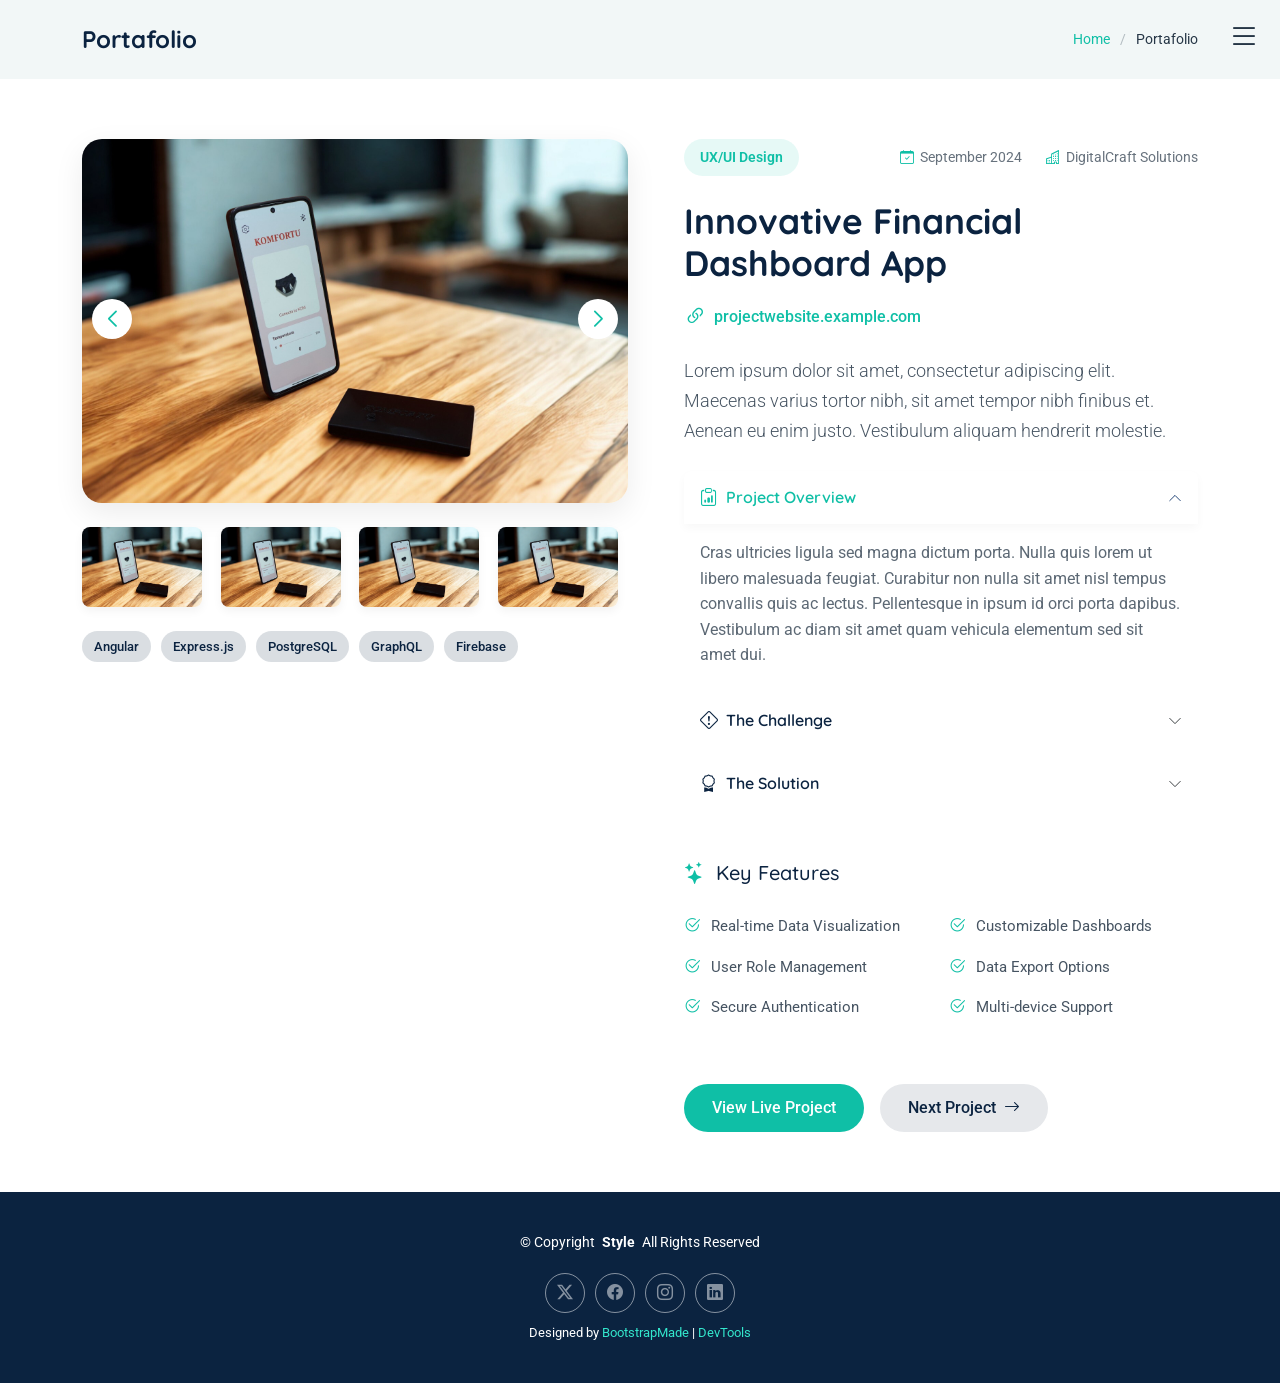
<file: portfolio-details.html>
<!DOCTYPE html>
<html lang="en">

<head>
  <meta charset="utf-8">
  <meta content="width=device-width, initial-scale=1.0" name="viewport">
  <title>Portfolio Details - Style Bootstrap Template</title>
  <meta name="description" content="">
  <meta name="keywords" content="">

  <!-- Favicons -->
  <link href="assets/img/favicon.png" rel="icon">
  <link href="assets/img/apple-touch-icon.png" rel="apple-touch-icon">

  <!-- Fonts -->
  <link href="https://fonts.googleapis.com" rel="preconnect">
  <link href="https://fonts.gstatic.com" rel="preconnect" crossorigin>
  <link href="https://fonts.googleapis.com/css2?family=Roboto:ital,wght@0,100;0,300;0,400;0,500;0,700;0,900;1,100;1,300;1,400;1,500;1,700;1,900&family=Open+Sans:ital,wght@0,300;0,400;0,500;0,600;0,700;0,800;1,300;1,400;1,500;1,600;1,700;1,800&family=Quicksand:wght@300;400;500;600;700&display=swap" rel="stylesheet">

  <!-- Vendor CSS Files -->
  <link href="assets/vendor/bootstrap/css/bootstrap.min.css" rel="stylesheet">
  <link href="assets/vendor/bootstrap-icons/bootstrap-icons.css" rel="stylesheet">
  <link href="assets/vendor/aos/aos.css" rel="stylesheet">
  <link href="assets/vendor/glightbox/css/glightbox.min.css" rel="stylesheet">
  <link href="assets/vendor/swiper/swiper-bundle.min.css" rel="stylesheet">

  <!-- Main CSS File -->
  <link href="assets/css/main.css" rel="stylesheet">

  <!-- =======================================================
  * Template Name: Style
  * Template URL: https://bootstrapmade.com/style-bootstrap-portfolio-template/
  * Updated: Jul 02 2025 with Bootstrap v5.3.7
  * Author: BootstrapMade.com
  * License: https://bootstrapmade.com/license/
  ======================================================== -->
</head>

<body class="portfolio-details-page">

  <header id="header" class="header d-flex align-items-center fixed-top">
    <div class="container-fluid position-relative d-flex align-items-center justify-content-between">

      <a href="index.html" class="logo d-flex align-items-center">
        <!-- Uncomment the line below if you also wish to use an image logo -->
        <!-- <img src="assets/img/logo.webp" alt=""> -->
        <!-- Uncomment the line below if you also wish to use an text logo -->
        <!-- <h1 class="sitename">Style</h1>  -->
      </a>

      <nav id="navmenu" class="navmenu">

        <div class="profile-img">
          <img src="assets/img/profile/profile-square-1.webp" alt="" class="img-fluid rounded-circle">
        </div>

        <a href="index.html" class="logo d-flex align-items-center justify-content-center">
          <!-- Uncomment the line below if you also wish to use an image logo -->
          <!-- <img src="assets/img/logo.webp" alt=""> -->
          <h1 class="sitename">Alex Smith</h1>
        </a>

        <div class="social-links text-center">
          <a href="#" class="twitter"><i class="bi bi-twitter-x"></i></a>
          <a href="#" class="facebook"><i class="bi bi-facebook"></i></a>
          <a href="#" class="instagram"><i class="bi bi-instagram"></i></a>
          <a href="#" class="google-plus"><i class="bi bi-skype"></i></a>
          <a href="#" class="linkedin"><i class="bi bi-linkedin"></i></a>
        </div>

        <ul>
          <li><a href="#hero">Home</a></li>
          <li><a href="#about">About</a></li>
          <li><a href="#resume">Resume</a></li>
          <li><a href="#portfolio">Portfolio</a></li>
          <li><a href="#services">Services</a></li>
          <li class="dropdown"><a href="#"><span>Dropdown</span> <i class="bi bi-chevron-down toggle-dropdown"></i></a>
            <ul>
              <li><a href="#">Dropdown 1</a></li>
              <li class="dropdown"><a href="#"><span>Deep Dropdown</span> <i class="bi bi-chevron-down toggle-dropdown"></i></a>
                <ul>
                  <li><a href="#">Deep Dropdown 1</a></li>
                  <li><a href="#">Deep Dropdown 2</a></li>
                  <li><a href="#">Deep Dropdown 3</a></li>
                  <li><a href="#">Deep Dropdown 4</a></li>
                  <li><a href="#">Deep Dropdown 5</a></li>
                </ul>
              </li>
              <li><a href="#">Dropdown 2</a></li>
              <li><a href="#">Dropdown 3</a></li>
              <li><a href="#">Dropdown 4</a></li>
            </ul>
          </li>
          <li><a href="#contact">Contact</a></li>
        </ul>
        <i class="mobile-nav-toggle d-xl-none bi bi-list"></i>
      </nav>

    </div>
  </header>

  <main class="main">

    <!-- Page Title -->
    <div class="page-title light-background">
      <div class="container d-lg-flex justify-content-between align-items-center">
        <h1 class="mb-2 mb-lg-0">Portafolio</h1>
        <nav class="breadcrumbs">
          <ol>
            <li><a href="index.html">Home</a></li>
            <li class="current">Portafolio</li>
          </ol>
        </nav>
      </div>
    </div><!-- End Page Title -->

    <!-- Portfolio Details Section -->
    <section id="portfolio-details" class="portfolio-details section">

      <div class="container" data-aos="fade-up" data-aos-delay="100">

        <div class="row gy-4">
          <div class="col-lg-6" data-aos="fade-right">
            <div class="portfolio-details-media">
              <div class="main-image">
                <div class="portfolio-details-slider swiper init-swiper" data-aos="zoom-in">
                  <script type="application/json" class="swiper-config">
                    {
                      "loop": true,
                      "speed": 1000,
                      "autoplay": {
                        "delay": 6000
                      },
                      "effect": "creative",
                      "creativeEffect": {
                        "prev": {
                          "shadow": true,
                          "translate": [0, 0, -400]
                        },
                        "next": {
                          "translate": ["100%", 0, 0]
                        }
                      },
                      "slidesPerView": 1,
                      "navigation": {
                        "nextEl": ".swiper-button-next",
                        "prevEl": ".swiper-button-prev"
                      }
                    }
                  </script>
                  <div class="swiper-wrapper">
                    <div class="swiper-slide">
                      <img src="img/proyecto.png.jpg" alt="Portfolio Image" class="img-fluid">
                    </div>
                    <div class="swiper-slide">
                      <img src="img/proyecto.png.jpg" alt="Portfolio Image" class="img-fluid">
                    </div>
                    <div class="swiper-slide">
                      <img src="img/proyecto.png.jpg" alt="Portfolio Image" class="img-fluid">
                    </div>
                  </div>
                  <div class="swiper-button-prev"></div>
                  <div class="swiper-button-next"></div>
                </div>
              </div>

              <div class="thumbnail-grid" data-aos="fade-up" data-aos-delay="200">
                <div class="row g-2 mt-3">
                  <div class="col-3">
                    <img src="img/proyecto.png.jpg" alt="Gallery Image" class="img-fluid glightbox">
                  </div>
                  <div class="col-3">
                    <img src="img/proyecto.png.jpg" alt="Gallery Image" class="img-fluid glightbox">
                  </div>
                  <div class="col-3">
                    <img src="img/proyecto.png.jpg" alt="Gallery Image" class="img-fluid glightbox">
                  </div>
                  <div class="col-3">
                    <img src="img/proyecto.png.jpg" alt="Gallery Image" class="img-fluid glightbox">
                  </div>
                </div>
              </div>

              <div class="tech-stack-badges" data-aos="fade-up" data-aos-delay="300">
                <span>Angular</span>
                <span>Express.js</span>
                <span>PostgreSQL</span>
                <span>GraphQL</span>
                <span>Firebase</span>
              </div>
            </div>
          </div>

          <div class="col-lg-6" data-aos="fade-left">
            <div class="portfolio-details-content">
              <div class="project-meta">
                <div class="badge-wrapper">
                  <span class="project-badge">UX/UI Design</span>
                </div>
                <div class="date-client">
                  <div class="meta-item">
                    <i class="bi bi-calendar-check"></i>
                    <span>September 2024</span>
                  </div>
                  <div class="meta-item">
                    <i class="bi bi-buildings"></i>
                    <span>DigitalCraft Solutions</span>
                  </div>
                </div>
              </div>

              <h2 class="project-title">Innovative Financial Dashboard App</h2>

              <div class="project-website">
                <i class="bi bi-link-45deg"></i>
                <a href="#" target="_blank">projectwebsite.example.com</a>
              </div>

              <div class="project-overview">
                <p class="lead">
                  Lorem ipsum dolor sit amet, consectetur adipiscing elit. Maecenas varius tortor nibh, sit amet tempor nibh finibus et. Aenean eu enim justo. Vestibulum aliquam hendrerit molestie.
                </p>

                <div class="accordion project-accordion" id="portfolio-details-projectAccordion">
                  <div class="accordion-item" data-aos="fade-up">
                    <h2 class="accordion-header">
                      <button class="accordion-button" type="button" data-bs-toggle="collapse" data-bs-target="#portfolio-details-collapse-1" aria-expanded="true" aria-controls="collapseOne">
                        <i class="bi bi-clipboard-data me-2"></i> Project Overview
                      </button>
                    </h2>
                    <div id="portfolio-details-collapse-1" class="accordion-collapse collapse show" data-bs-parent="#portfolio-details-projectAccordion">
                      <div class="accordion-body">
                        <p>Cras ultricies ligula sed magna dictum porta. Nulla quis lorem ut libero malesuada feugiat. Curabitur non nulla sit amet nisl tempus convallis quis ac lectus. Pellentesque in ipsum id orci porta dapibus. Vestibulum ac diam sit amet quam vehicula elementum sed sit amet dui.</p>
                      </div>
                    </div>
                  </div>

                  <div class="accordion-item" data-aos="fade-up" data-aos-delay="100">
                    <h2 class="accordion-header">
                      <button class="accordion-button collapsed" type="button" data-bs-toggle="collapse" data-bs-target="#portfolio-details-collapse-2" aria-expanded="false" aria-controls="collapseTwo">
                        <i class="bi bi-exclamation-diamond me-2"></i> The Challenge
                      </button>
                    </h2>
                    <div id="portfolio-details-collapse-2" class="accordion-collapse collapse" data-bs-parent="#portfolio-details-projectAccordion">
                      <div class="accordion-body">
                        <p>Mauris blandit aliquet elit, eget tincidunt nibh pulvinar a. Vivamus suscipit tortor eget felis porttitor volutpat. Curabitur aliquet quam id dui posuere blandit. Praesent sapien massa, convallis a pellentesque nec, egestas non nisi. Sed porttitor lectus nibh.</p>
                      </div>
                    </div>
                  </div>

                  <div class="accordion-item" data-aos="fade-up" data-aos-delay="200">
                    <h2 class="accordion-header">
                      <button class="accordion-button collapsed" type="button" data-bs-toggle="collapse" data-bs-target="#portfolio-details-collapse-3" aria-expanded="false" aria-controls="collapseThree">
                        <i class="bi bi-award me-2"></i> The Solution
                      </button>
                    </h2>
                    <div id="portfolio-details-collapse-3" class="accordion-collapse collapse" data-bs-parent="#portfolio-details-projectAccordion">
                      <div class="accordion-body">
                        <p>Donec sollicitudin molestie malesuada. Curabitur arcu erat, accumsan id imperdiet et, porttitor at sem. Vestibulum ante ipsum primis in faucibus orci luctus et ultrices posuere cubilia Curae; Donec velit neque, auctor sit amet aliquam vel, ullamcorper sit amet ligula.</p>
                      </div>
                    </div>
                  </div>
                </div>
              </div>

              <div class="project-features" data-aos="fade-up" data-aos-delay="300">
                <h3><i class="bi bi-stars"></i> Key Features</h3>
                <div class="row g-3">
                  <div class="col-md-6">
                    <ul class="feature-list">
                      <li><i class="bi bi-check2-circle"></i> Real-time Data Visualization</li>
                      <li><i class="bi bi-check2-circle"></i> User Role Management</li>
                      <li><i class="bi bi-check2-circle"></i> Secure Authentication</li>
                    </ul>
                  </div>
                  <div class="col-md-6">
                    <ul class="feature-list">
                      <li><i class="bi bi-check2-circle"></i> Customizable Dashboards</li>
                      <li><i class="bi bi-check2-circle"></i> Data Export Options</li>
                      <li><i class="bi bi-check2-circle"></i> Multi-device Support</li>
                    </ul>
                  </div>
                </div>
              </div>

              <div class="cta-buttons" data-aos="fade-up" data-aos-delay="400">
                <a href="#" class="btn-view-project">View Live Project</a>
                <a href="#" class="btn-next-project">Next Project <i class="bi bi-arrow-right"></i></a>
              </div>
            </div>
          </div>
        </div>

      </div>

    </section><!-- /Portfolio Details Section -->

  </main>

  <footer id="footer" class="footer dark-background">

    <div class="container">
      <div class="copyright text-center ">
        <p>© <span>Copyright</span> <strong class="px-1 sitename">Style</strong> <span>All Rights Reserved</span></p>
      </div>
      <div class="social-links d-flex justify-content-center">
        <a href=""><i class="bi bi-twitter-x"></i></a>
        <a href=""><i class="bi bi-facebook"></i></a>
        <a href=""><i class="bi bi-instagram"></i></a>
        <a href=""><i class="bi bi-linkedin"></i></a>
      </div>
      <div class="credits">
        <!-- All the links in the footer should remain intact. -->
        <!-- You can delete the links only if you've purchased the pro version. -->
        <!-- Licensing information: https://bootstrapmade.com/license/ -->
        <!-- Purchase the pro version with working PHP/AJAX contact form: [buy-url] -->
        Designed by <a href="https://bootstrapmade.com/">BootstrapMade</a> | <a href="https://bootstrapmade.com/tools/">DevTools</a>
      </div>
    </div>

  </footer>

  <!-- Scroll Top -->
  <a href="#" id="scroll-top" class="scroll-top d-flex align-items-center justify-content-center"><i class="bi bi-arrow-up-short"></i></a>

  <!-- Vendor JS Files -->
  <script src="assets/vendor/bootstrap/js/bootstrap.bundle.min.js"></script>
  <script src="assets/vendor/php-email-form/validate.js"></script>
  <script src="assets/vendor/aos/aos.js"></script>
  <script src="assets/vendor/purecounter/purecounter_vanilla.js"></script>
  <script src="assets/vendor/typed.js/typed.umd.js"></script>
  <script src="assets/vendor/waypoints/noframework.waypoints.js"></script>
  <script src="assets/vendor/glightbox/js/glightbox.min.js"></script>
  <script src="assets/vendor/imagesloaded/imagesloaded.pkgd.min.js"></script>
  <script src="assets/vendor/isotope-layout/isotope.pkgd.min.js"></script>
  <script src="assets/vendor/swiper/swiper-bundle.min.js"></script>

  <!-- Main JS File -->
  <script src="assets/js/main.js"></script>

</body>

</html>
</file>
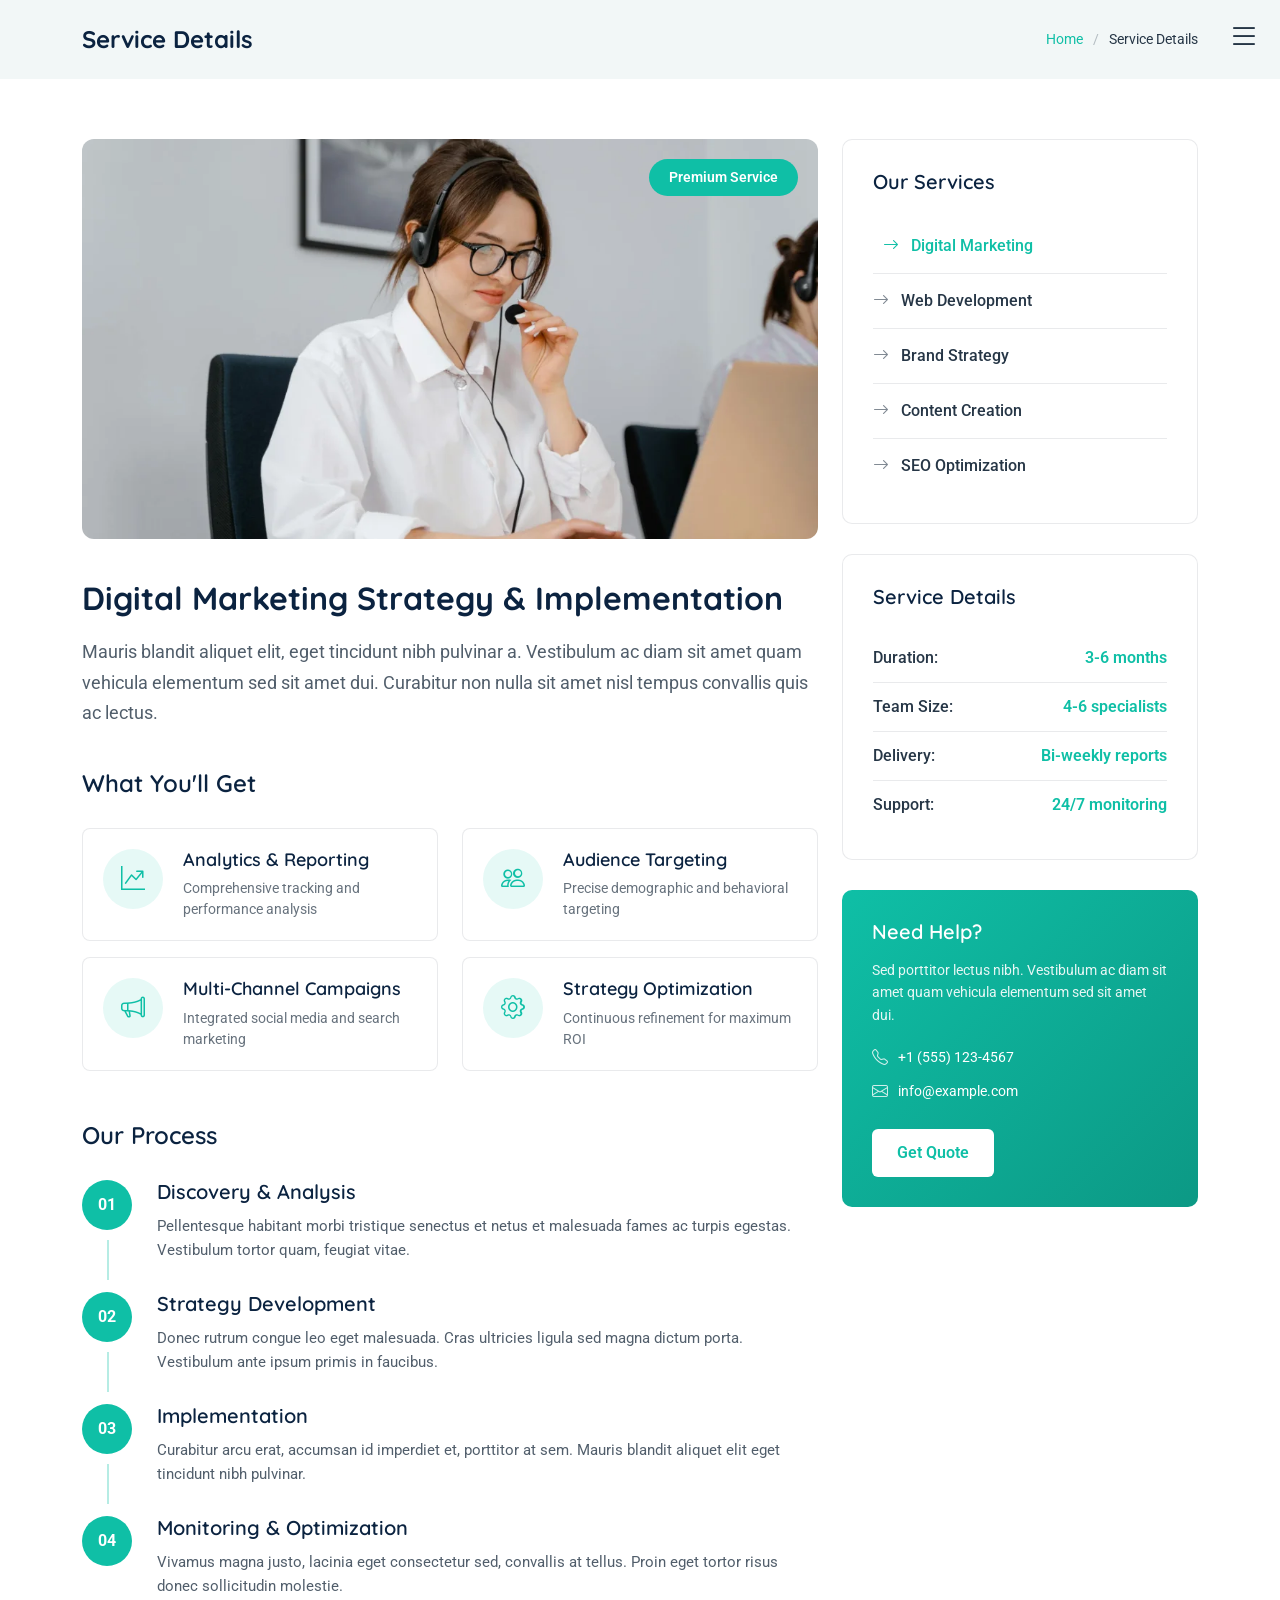
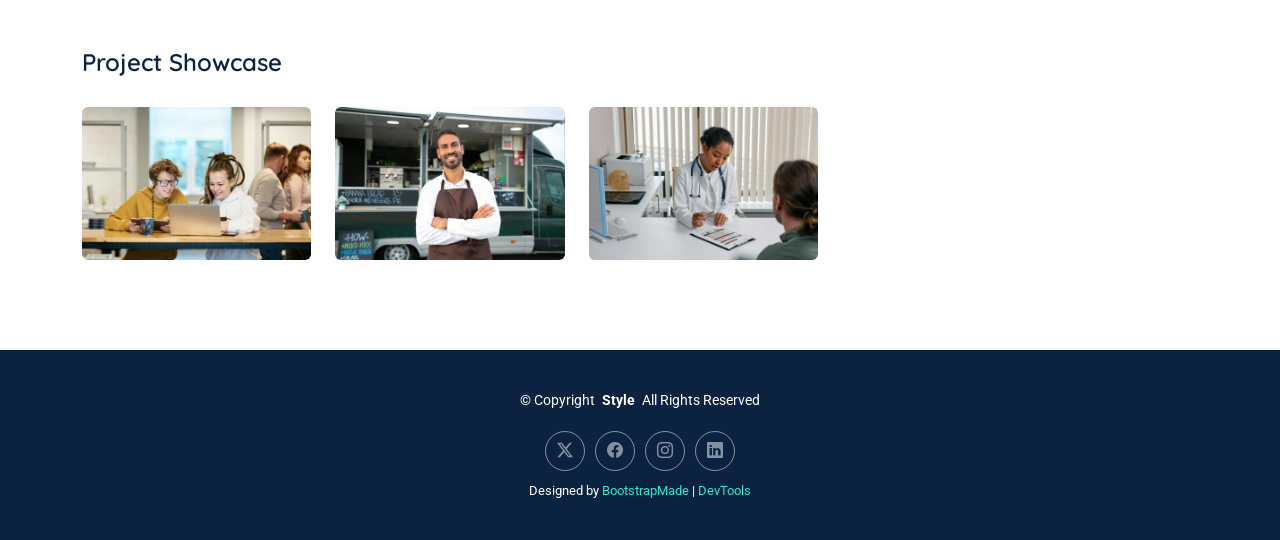
<file: service-details.html>
<!DOCTYPE html>
<html lang="en">

<head>
  <meta charset="utf-8">
  <meta content="width=device-width, initial-scale=1.0" name="viewport">
  <title>Service Details - Style Bootstrap Template</title>
  <meta name="description" content="">
  <meta name="keywords" content="">

  <!-- Favicons -->
  <link href="assets/img/favicon.png" rel="icon">
  <link href="assets/img/apple-touch-icon.png" rel="apple-touch-icon">

  <!-- Fonts -->
  <link href="https://fonts.googleapis.com" rel="preconnect">
  <link href="https://fonts.gstatic.com" rel="preconnect" crossorigin>
  <link href="https://fonts.googleapis.com/css2?family=Roboto:ital,wght@0,100;0,300;0,400;0,500;0,700;0,900;1,100;1,300;1,400;1,500;1,700;1,900&family=Open+Sans:ital,wght@0,300;0,400;0,500;0,600;0,700;0,800;1,300;1,400;1,500;1,600;1,700;1,800&family=Quicksand:wght@300;400;500;600;700&display=swap" rel="stylesheet">

  <!-- Vendor CSS Files -->
  <link href="assets/vendor/bootstrap/css/bootstrap.min.css" rel="stylesheet">
  <link href="assets/vendor/bootstrap-icons/bootstrap-icons.css" rel="stylesheet">
  <link href="assets/vendor/aos/aos.css" rel="stylesheet">
  <link href="assets/vendor/glightbox/css/glightbox.min.css" rel="stylesheet">
  <link href="assets/vendor/swiper/swiper-bundle.min.css" rel="stylesheet">

  <!-- Main CSS File -->
  <link href="assets/css/main.css" rel="stylesheet">

  <!-- =======================================================
  * Template Name: Style
  * Template URL: https://bootstrapmade.com/style-bootstrap-portfolio-template/
  * Updated: Jul 02 2025 with Bootstrap v5.3.7
  * Author: BootstrapMade.com
  * License: https://bootstrapmade.com/license/
  ======================================================== -->
</head>

<body class="service-details-page">

  <header id="header" class="header d-flex align-items-center fixed-top">
    <div class="container-fluid position-relative d-flex align-items-center justify-content-between">

      <a href="index.html" class="logo d-flex align-items-center">
        <!-- Uncomment the line below if you also wish to use an image logo -->
        <!-- <img src="assets/img/logo.webp" alt=""> -->
        <!-- Uncomment the line below if you also wish to use an text logo -->
        <!-- <h1 class="sitename">Style</h1>  -->
      </a>

      <nav id="navmenu" class="navmenu">

        <div class="profile-img">
          <img src="assets/img/profile/profile-square-1.webp" alt="" class="img-fluid rounded-circle">
        </div>

        <a href="index.html" class="logo d-flex align-items-center justify-content-center">
          <!-- Uncomment the line below if you also wish to use an image logo -->
          <!-- <img src="assets/img/logo.webp" alt=""> -->
          <h1 class="sitename">Alex Smith</h1>
        </a>

        <div class="social-links text-center">
          <a href="#" class="twitter"><i class="bi bi-twitter-x"></i></a>
          <a href="#" class="facebook"><i class="bi bi-facebook"></i></a>
          <a href="#" class="instagram"><i class="bi bi-instagram"></i></a>
          <a href="#" class="google-plus"><i class="bi bi-skype"></i></a>
          <a href="#" class="linkedin"><i class="bi bi-linkedin"></i></a>
        </div>

        <ul>
          <li><a href="#hero">Home</a></li>
          <li><a href="#about">About</a></li>
          <li><a href="#resume">Resume</a></li>
          <li><a href="#portfolio">Portfolio</a></li>
          <li><a href="#services">Services</a></li>
          <li class="dropdown"><a href="#"><span>Dropdown</span> <i class="bi bi-chevron-down toggle-dropdown"></i></a>
            <ul>
              <li><a href="#">Dropdown 1</a></li>
              <li class="dropdown"><a href="#"><span>Deep Dropdown</span> <i class="bi bi-chevron-down toggle-dropdown"></i></a>
                <ul>
                  <li><a href="#">Deep Dropdown 1</a></li>
                  <li><a href="#">Deep Dropdown 2</a></li>
                  <li><a href="#">Deep Dropdown 3</a></li>
                  <li><a href="#">Deep Dropdown 4</a></li>
                  <li><a href="#">Deep Dropdown 5</a></li>
                </ul>
              </li>
              <li><a href="#">Dropdown 2</a></li>
              <li><a href="#">Dropdown 3</a></li>
              <li><a href="#">Dropdown 4</a></li>
            </ul>
          </li>
          <li><a href="#contact">Contact</a></li>
        </ul>
        <i class="mobile-nav-toggle d-xl-none bi bi-list"></i>
      </nav>

    </div>
  </header>

  <main class="main">

    <!-- Page Title -->
    <div class="page-title light-background">
      <div class="container d-lg-flex justify-content-between align-items-center">
        <h1 class="mb-2 mb-lg-0">Service Details</h1>
        <nav class="breadcrumbs">
          <ol>
            <li><a href="index.html">Home</a></li>
            <li class="current">Service Details</li>
          </ol>
        </nav>
      </div>
    </div><!-- End Page Title -->

    <!-- Service Details Section -->
    <section id="service-details" class="service-details section">

      <div class="container" data-aos="fade-up" data-aos-delay="100">

        <div class="row gy-5">

          <div class="col-lg-8" data-aos="fade-up" data-aos-delay="200">
            <div class="service-hero">
              <img src="assets/img/services/services-7.webp" alt="" class="img-fluid">
              <div class="service-badge">
                <span>Premium Service</span>
              </div>
            </div>

            <div class="service-content">
              <div class="service-header">
                <h2>Digital Marketing Strategy &amp; Implementation</h2>
                <p class="service-intro">Mauris blandit aliquet elit, eget tincidunt nibh pulvinar a. Vestibulum ac diam sit amet quam vehicula elementum sed sit amet dui. Curabitur non nulla sit amet nisl tempus convallis quis ac lectus.</p>
              </div>

              <div class="service-features">
                <h4>What You'll Get</h4>
                <div class="row gy-3">
                  <div class="col-md-6">
                    <div class="feature-item">
                      <div class="feature-icon">
                        <i class="bi bi-graph-up-arrow"></i>
                      </div>
                      <div class="feature-content">
                        <h5>Analytics &amp; Reporting</h5>
                        <p>Comprehensive tracking and performance analysis</p>
                      </div>
                    </div>
                  </div>
                  <div class="col-md-6">
                    <div class="feature-item">
                      <div class="feature-icon">
                        <i class="bi bi-people"></i>
                      </div>
                      <div class="feature-content">
                        <h5>Audience Targeting</h5>
                        <p>Precise demographic and behavioral targeting</p>
                      </div>
                    </div>
                  </div>
                  <div class="col-md-6">
                    <div class="feature-item">
                      <div class="feature-icon">
                        <i class="bi bi-megaphone"></i>
                      </div>
                      <div class="feature-content">
                        <h5>Multi-Channel Campaigns</h5>
                        <p>Integrated social media and search marketing</p>
                      </div>
                    </div>
                  </div>
                  <div class="col-md-6">
                    <div class="feature-item">
                      <div class="feature-icon">
                        <i class="bi bi-gear"></i>
                      </div>
                      <div class="feature-content">
                        <h5>Strategy Optimization</h5>
                        <p>Continuous refinement for maximum ROI</p>
                      </div>
                    </div>
                  </div>
                </div>
              </div>

              <div class="service-process">
                <h4>Our Process</h4>
                <div class="process-steps">
                  <div class="process-step">
                    <div class="step-number">01</div>
                    <div class="step-content">
                      <h5>Discovery &amp; Analysis</h5>
                      <p>Pellentesque habitant morbi tristique senectus et netus et malesuada fames ac turpis egestas. Vestibulum tortor quam, feugiat vitae.</p>
                    </div>
                  </div>
                  <div class="process-step">
                    <div class="step-number">02</div>
                    <div class="step-content">
                      <h5>Strategy Development</h5>
                      <p>Donec rutrum congue leo eget malesuada. Cras ultricies ligula sed magna dictum porta. Vestibulum ante ipsum primis in faucibus.</p>
                    </div>
                  </div>
                  <div class="process-step">
                    <div class="step-number">03</div>
                    <div class="step-content">
                      <h5>Implementation</h5>
                      <p>Curabitur arcu erat, accumsan id imperdiet et, porttitor at sem. Mauris blandit aliquet elit eget tincidunt nibh pulvinar.</p>
                    </div>
                  </div>
                  <div class="process-step">
                    <div class="step-number">04</div>
                    <div class="step-content">
                      <h5>Monitoring &amp; Optimization</h5>
                      <p>Vivamus magna justo, lacinia eget consectetur sed, convallis at tellus. Proin eget tortor risus donec sollicitudin molestie.</p>
                    </div>
                  </div>
                </div>
              </div>

              <div class="service-gallery" data-aos="fade-up" data-aos-delay="300">
                <h4>Project Showcase</h4>
                <div class="row gy-3">
                  <div class="col-md-4">
                    <img src="assets/img/services/services-2.webp" alt="" class="img-fluid rounded">
                  </div>
                  <div class="col-md-4">
                    <img src="assets/img/services/services-8.webp" alt="" class="img-fluid rounded">
                  </div>
                  <div class="col-md-4">
                    <img src="assets/img/services/services-11.webp" alt="" class="img-fluid rounded">
                  </div>
                </div>
              </div>
            </div>
          </div>

          <div class="col-lg-4" data-aos="fade-up" data-aos-delay="400">
            <div class="service-sidebar">

              <div class="service-menu">
                <h4>Our Services</h4>
                <div class="menu-list">
                  <a href="#" class="menu-item active">
                    <i class="bi bi-arrow-right"></i>
                    <span>Digital Marketing</span>
                  </a>
                  <a href="#" class="menu-item">
                    <i class="bi bi-arrow-right"></i>
                    <span>Web Development</span>
                  </a>
                  <a href="#" class="menu-item">
                    <i class="bi bi-arrow-right"></i>
                    <span>Brand Strategy</span>
                  </a>
                  <a href="#" class="menu-item">
                    <i class="bi bi-arrow-right"></i>
                    <span>Content Creation</span>
                  </a>
                  <a href="#" class="menu-item">
                    <i class="bi bi-arrow-right"></i>
                    <span>SEO Optimization</span>
                  </a>
                </div>
              </div>

              <div class="service-info">
                <h4>Service Details</h4>
                <div class="info-list">
                  <div class="info-item">
                    <span class="info-label">Duration:</span>
                    <span class="info-value">3-6 months</span>
                  </div>
                  <div class="info-item">
                    <span class="info-label">Team Size:</span>
                    <span class="info-value">4-6 specialists</span>
                  </div>
                  <div class="info-item">
                    <span class="info-label">Delivery:</span>
                    <span class="info-value">Bi-weekly reports</span>
                  </div>
                  <div class="info-item">
                    <span class="info-label">Support:</span>
                    <span class="info-value">24/7 monitoring</span>
                  </div>
                </div>
              </div>

              <div class="contact-card">
                <div class="contact-content">
                  <h4>Need Help?</h4>
                  <p>Sed porttitor lectus nibh. Vestibulum ac diam sit amet quam vehicula elementum sed sit amet dui.</p>
                  <div class="contact-info">
                    <div class="contact-item">
                      <i class="bi bi-telephone"></i>
                      <span>+1 (555) 123-4567</span>
                    </div>
                    <div class="contact-item">
                      <i class="bi bi-envelope"></i>
                      <span>info@example.com</span>
                    </div>
                  </div>
                  <a href="#" class="btn btn-primary">Get Quote</a>
                </div>
              </div>

            </div>
          </div>

        </div>

      </div>

    </section><!-- /Service Details Section -->

  </main>

  <footer id="footer" class="footer dark-background">

    <div class="container">
      <div class="copyright text-center ">
        <p>© <span>Copyright</span> <strong class="px-1 sitename">Style</strong> <span>All Rights Reserved</span></p>
      </div>
      <div class="social-links d-flex justify-content-center">
        <a href=""><i class="bi bi-twitter-x"></i></a>
        <a href=""><i class="bi bi-facebook"></i></a>
        <a href=""><i class="bi bi-instagram"></i></a>
        <a href=""><i class="bi bi-linkedin"></i></a>
      </div>
      <div class="credits">
        <!-- All the links in the footer should remain intact. -->
        <!-- You can delete the links only if you've purchased the pro version. -->
        <!-- Licensing information: https://bootstrapmade.com/license/ -->
        <!-- Purchase the pro version with working PHP/AJAX contact form: [buy-url] -->
        Designed by <a href="https://bootstrapmade.com/">BootstrapMade</a> | <a href="https://bootstrapmade.com/tools/">DevTools</a>
      </div>
    </div>

  </footer>

  <!-- Scroll Top -->
  <a href="#" id="scroll-top" class="scroll-top d-flex align-items-center justify-content-center"><i class="bi bi-arrow-up-short"></i></a>

  <!-- Vendor JS Files -->
  <script src="assets/vendor/bootstrap/js/bootstrap.bundle.min.js"></script>
  <script src="assets/vendor/php-email-form/validate.js"></script>
  <script src="assets/vendor/aos/aos.js"></script>
  <script src="assets/vendor/purecounter/purecounter_vanilla.js"></script>
  <script src="assets/vendor/typed.js/typed.umd.js"></script>
  <script src="assets/vendor/waypoints/noframework.waypoints.js"></script>
  <script src="assets/vendor/glightbox/js/glightbox.min.js"></script>
  <script src="assets/vendor/imagesloaded/imagesloaded.pkgd.min.js"></script>
  <script src="assets/vendor/isotope-layout/isotope.pkgd.min.js"></script>
  <script src="assets/vendor/swiper/swiper-bundle.min.js"></script>

  <!-- Main JS File -->
  <script src="assets/js/main.js"></script>

</body>

</html>
</file>
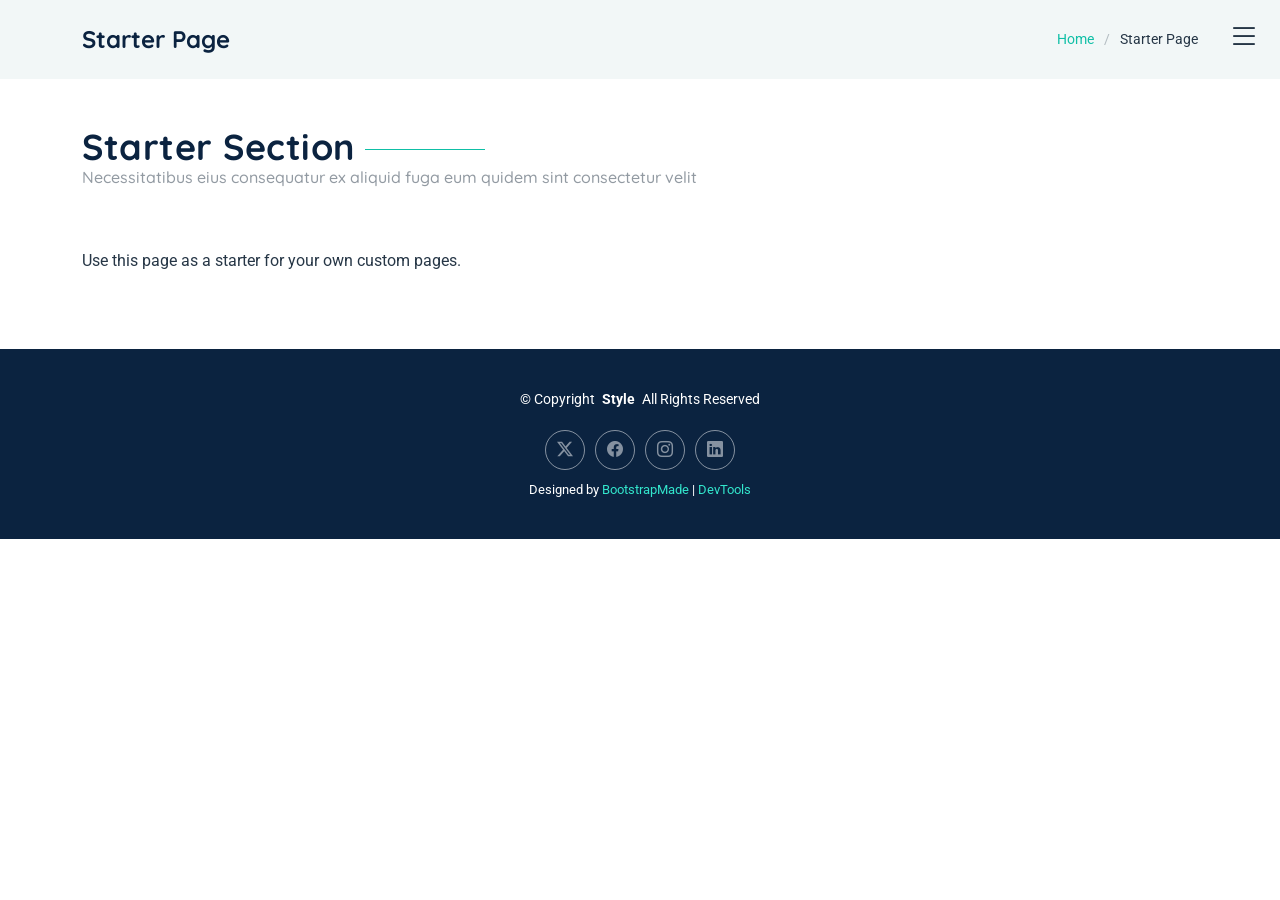
<file: starter-page.html>
<!DOCTYPE html>
<html lang="en">

<head>
  <meta charset="utf-8">
  <meta content="width=device-width, initial-scale=1.0" name="viewport">
  <title>Starter Page - Style Bootstrap Template</title>
  <meta name="description" content="">
  <meta name="keywords" content="">

  <!-- Favicons -->
  <link href="assets/img/favicon.png" rel="icon">
  <link href="assets/img/apple-touch-icon.png" rel="apple-touch-icon">

  <!-- Fonts -->
  <link href="https://fonts.googleapis.com" rel="preconnect">
  <link href="https://fonts.gstatic.com" rel="preconnect" crossorigin>
  <link href="https://fonts.googleapis.com/css2?family=Roboto:ital,wght@0,100;0,300;0,400;0,500;0,700;0,900;1,100;1,300;1,400;1,500;1,700;1,900&family=Open+Sans:ital,wght@0,300;0,400;0,500;0,600;0,700;0,800;1,300;1,400;1,500;1,600;1,700;1,800&family=Quicksand:wght@300;400;500;600;700&display=swap" rel="stylesheet">

  <!-- Vendor CSS Files -->
  <link href="assets/vendor/bootstrap/css/bootstrap.min.css" rel="stylesheet">
  <link href="assets/vendor/bootstrap-icons/bootstrap-icons.css" rel="stylesheet">
  <link href="assets/vendor/aos/aos.css" rel="stylesheet">
  <link href="assets/vendor/glightbox/css/glightbox.min.css" rel="stylesheet">
  <link href="assets/vendor/swiper/swiper-bundle.min.css" rel="stylesheet">

  <!-- Main CSS File -->
  <link href="assets/css/main.css" rel="stylesheet">

  <!-- =======================================================
  * Template Name: Style
  * Template URL: https://bootstrapmade.com/style-bootstrap-portfolio-template/
  * Updated: Jul 02 2025 with Bootstrap v5.3.7
  * Author: BootstrapMade.com
  * License: https://bootstrapmade.com/license/
  ======================================================== -->
</head>

<body class="starter-page-page">

  <header id="header" class="header d-flex align-items-center fixed-top">
    <div class="container-fluid position-relative d-flex align-items-center justify-content-between">

      <a href="index.html" class="logo d-flex align-items-center">
        <!-- Uncomment the line below if you also wish to use an image logo -->
        <!-- <img src="assets/img/logo.webp" alt=""> -->
        <!-- Uncomment the line below if you also wish to use an text logo -->
        <!-- <h1 class="sitename">Style</h1>  -->
      </a>

      <nav id="navmenu" class="navmenu">

        <div class="profile-img">
          <img src="assets/img/profile/profile-square-1.webp" alt="" class="img-fluid rounded-circle">
        </div>

        <a href="index.html" class="logo d-flex align-items-center justify-content-center">
          <!-- Uncomment the line below if you also wish to use an image logo -->
          <!-- <img src="assets/img/logo.webp" alt=""> -->
          <h1 class="sitename">Alex Smith</h1>
        </a>

        <div class="social-links text-center">
          <a href="#" class="twitter"><i class="bi bi-twitter-x"></i></a>
          <a href="#" class="facebook"><i class="bi bi-facebook"></i></a>
          <a href="#" class="instagram"><i class="bi bi-instagram"></i></a>
          <a href="#" class="google-plus"><i class="bi bi-skype"></i></a>
          <a href="#" class="linkedin"><i class="bi bi-linkedin"></i></a>
        </div>

        <ul>
          <li><a href="#hero">Home</a></li>
          <li><a href="#about">About</a></li>
          <li><a href="#resume">Resume</a></li>
          <li><a href="#portfolio">Portfolio</a></li>
          <li><a href="#services">Services</a></li>
          <li class="dropdown"><a href="#"><span>Dropdown</span> <i class="bi bi-chevron-down toggle-dropdown"></i></a>
            <ul>
              <li><a href="#">Dropdown 1</a></li>
              <li class="dropdown"><a href="#"><span>Deep Dropdown</span> <i class="bi bi-chevron-down toggle-dropdown"></i></a>
                <ul>
                  <li><a href="#">Deep Dropdown 1</a></li>
                  <li><a href="#">Deep Dropdown 2</a></li>
                  <li><a href="#">Deep Dropdown 3</a></li>
                  <li><a href="#">Deep Dropdown 4</a></li>
                  <li><a href="#">Deep Dropdown 5</a></li>
                </ul>
              </li>
              <li><a href="#">Dropdown 2</a></li>
              <li><a href="#">Dropdown 3</a></li>
              <li><a href="#">Dropdown 4</a></li>
            </ul>
          </li>
          <li><a href="#contact">Contact</a></li>
        </ul>
        <i class="mobile-nav-toggle d-xl-none bi bi-list"></i>
      </nav>

    </div>
  </header>

  <main class="main">

    <!-- Page Title -->
    <div class="page-title light-background">
      <div class="container d-lg-flex justify-content-between align-items-center">
        <h1 class="mb-2 mb-lg-0">Starter Page</h1>
        <nav class="breadcrumbs">
          <ol>
            <li><a href="index.html">Home</a></li>
            <li class="current">Starter Page</li>
          </ol>
        </nav>
      </div>
    </div><!-- End Page Title -->

    <!-- Starter Section Section -->
    <section id="starter-section" class="starter-section section">

      <!-- Section Title -->
      <div class="container section-title">
        <h2>Starter Section</h2>
        <p>Necessitatibus eius consequatur ex aliquid fuga eum quidem sint consectetur velit</p>
      </div><!-- End Section Title -->

      <div class="container" data-aos="fade-up">
        <p>Use this page as a starter for your own custom pages.</p>
      </div>

    </section><!-- /Starter Section Section -->

  </main>

  <footer id="footer" class="footer dark-background">

    <div class="container">
      <div class="copyright text-center ">
        <p>© <span>Copyright</span> <strong class="px-1 sitename">Style</strong> <span>All Rights Reserved</span></p>
      </div>
      <div class="social-links d-flex justify-content-center">
        <a href=""><i class="bi bi-twitter-x"></i></a>
        <a href=""><i class="bi bi-facebook"></i></a>
        <a href=""><i class="bi bi-instagram"></i></a>
        <a href=""><i class="bi bi-linkedin"></i></a>
      </div>
      <div class="credits">
        <!-- All the links in the footer should remain intact. -->
        <!-- You can delete the links only if you've purchased the pro version. -->
        <!-- Licensing information: https://bootstrapmade.com/license/ -->
        <!-- Purchase the pro version with working PHP/AJAX contact form: [buy-url] -->
        Designed by <a href="https://bootstrapmade.com/">BootstrapMade</a> | <a href="https://bootstrapmade.com/tools/">DevTools</a>
      </div>
    </div>

  </footer>

  <!-- Scroll Top -->
  <a href="#" id="scroll-top" class="scroll-top d-flex align-items-center justify-content-center"><i class="bi bi-arrow-up-short"></i></a>

  <!-- Vendor JS Files -->
  <script src="assets/vendor/bootstrap/js/bootstrap.bundle.min.js"></script>
  <script src="assets/vendor/php-email-form/validate.js"></script>
  <script src="assets/vendor/aos/aos.js"></script>
  <script src="assets/vendor/purecounter/purecounter_vanilla.js"></script>
  <script src="assets/vendor/typed.js/typed.umd.js"></script>
  <script src="assets/vendor/waypoints/noframework.waypoints.js"></script>
  <script src="assets/vendor/glightbox/js/glightbox.min.js"></script>
  <script src="assets/vendor/imagesloaded/imagesloaded.pkgd.min.js"></script>
  <script src="assets/vendor/isotope-layout/isotope.pkgd.min.js"></script>
  <script src="assets/vendor/swiper/swiper-bundle.min.js"></script>

  <!-- Main JS File -->
  <script src="assets/js/main.js"></script>

</body>

</html>
</file>
<file: assets/css/main.css>
/**
* Template Name: Style
* Template URL: https://bootstrapmade.com/style-bootstrap-portfolio-template/
* Updated: Jul 02 2025 with Bootstrap v5.3.7
* Author: BootstrapMade.com
* License: https://bootstrapmade.com/license/
*/

@charset "UTF-8";

/*--------------------------------------------------------------
# Font & Color Variables
# Help: https://bootstrapmade.com/color-system/
--------------------------------------------------------------*/
/* Fonts */
:root {
  --default-font: "Roboto",  system-ui, -apple-system, "Segoe UI", Roboto, "Helvetica Neue", Arial, "Noto Sans", "Liberation Sans", sans-serif, "Apple Color Emoji", "Segoe UI Emoji", "Segoe UI Symbol", "Noto Color Emoji";
  --heading-font: "Quicksand",  sans-serif;
  --nav-font: "Open Sans",  sans-serif;
}

/* ================================================================
   PALETA "SISTEMAS COMPUTACIONALES" (modificado a partir del original)
   ------------------------------------------------------------------
   Se cambió la paleta azul original de la plantilla por una paleta
   inspirada en cómputo/tecnología: azul marino oscuro (como una placa
   base) + un acento turquesa/cian (como texto de terminal). Todo lo
   demás (tipografías, tamaños, animaciones, estructura HTML) se dejó
   exactamente igual: SOLO se tocaron las variables de color de aquí
   abajo. Si quieres regresar a los colores originales, solo reemplaza
   estos valores por los azules de antes (#065cc2, #13447f, #314862).
   ================================================================ */

/* Global Colors - The following color variables are used throughout the website. Updating them here will change the color scheme of the entire website */
:root { 
  --background-color: #ffffff; /* Fondo general del sitio (blanco, para que el contenido se lea bien) */
  --default-color: #263646; /* Texto normal: gris azulado oscuro, tipo "consola" */
  --heading-color: #0B2340; /* Títulos: azul marino muy oscuro (evoca una placa/circuito) */
  --accent-color: #0FBFA6; /* Acento: turquesa/cian, usado en botones, links y detalles que resaltan */
  --surface-color: #ffffff; /* Fondo de tarjetas y cajas dentro de las secciones */
  --contrast-color: #ffffff; /* Color de texto que va SOBRE el color de acento (debe contrastar bien) */
}

/* Nav Menu Colors - The following color variables are used specifically for the navigation menu. They are separate from the global colors to allow for more customization options */
:root {
  --nav-color: #263646;  /* Color de los links del menú principal */
  --nav-hover-color: #0FBFA6; /* Color de los links al pasar el mouse o estar activos (mismo turquesa de acento) */
  --nav-mobile-background-color: #0B2340; /* Fondo del menú cuando se abre en celular */
  --nav-dropdown-background-color: #0FBFA6; /* Fondo de los submenús (dropdown) */
  --nav-dropdown-color: #DFF7F3; /* Texto de los submenús: turquesa muy claro, para contrastar con el fondo turquesa fuerte */
  --nav-dropdown-hover-color: #ffffff; /* Color de texto del submenú al pasar el mouse */
}

/* Color Presets - These classes override global colors when applied to any section or element, providing reuse of the sam color scheme. */

/* Se usa en secciones con fondo claro (alterna con el fondo blanco normal) */
.light-background {
  --background-color: #F2F7F7; /* gris muy claro con un toque frío, tipo "pantalla apagada" */
  --surface-color: #ffffff;
}

/* Se usa en secciones con fondo oscuro (por ejemplo el Hero). Aquí es donde
   más se nota el cambio de paleta: antes era azul, ahora es azul marino
   oscuro con acentos turquesa, para un look más "tech / sistemas". */
.dark-background {
  --background-color: #0B2340; /* azul marino muy oscuro, como fondo de terminal */
  --default-color: #ffffff;
  --heading-color: #ffffff;
  --accent-color: #33E6CC; /* turquesa brillante, resalta bien sobre el fondo oscuro */
  --surface-color: #123B63; /* azul un poco más claro, para tarjetas sobre el fondo oscuro */
  --contrast-color: #ffffff;
}

/* Smooth scroll */
:root {
  scroll-behavior: smooth;
}

/*--------------------------------------------------------------
# General Styling & Shared Classes
--------------------------------------------------------------*/
body {
  color: var(--default-color);
  background-color: var(--background-color);
  font-family: var(--default-font);
}

a {
  color: var(--accent-color);
  text-decoration: none;
  transition: 0.3s;
}

a:hover {
  color: color-mix(in srgb, var(--accent-color), transparent 25%);
  text-decoration: none;
}

h1,
h2,
h3,
h4,
h5,
h6 {
  color: var(--heading-color);
  font-family: var(--heading-font);
}

/* PHP Email Form Messages
------------------------------*/
.php-email-form .error-message {
  display: none;
  background: #df1529;
  color: #ffffff;
  text-align: left;
  padding: 15px;
  margin-bottom: 24px;
  font-weight: 600;
}

.php-email-form .sent-message {
  display: none;
  color: #ffffff;
  background: #059652;
  text-align: center;
  padding: 15px;
  margin-bottom: 24px;
  font-weight: 600;
}

.php-email-form .loading {
  display: none;
  background: var(--surface-color);
  text-align: center;
  padding: 15px;
  margin-bottom: 24px;
}

.php-email-form .loading:before {
  content: "";
  display: inline-block;
  border-radius: 50%;
  width: 24px;
  height: 24px;
  margin: 0 10px -6px 0;
  border: 3px solid var(--accent-color);
  border-top-color: var(--surface-color);
  animation: php-email-form-loading 1s linear infinite;
}

@keyframes php-email-form-loading {
  0% {
    transform: rotate(0deg);
  }

  100% {
    transform: rotate(360deg);
  }
}

/*--------------------------------------------------------------
# Global Header
--------------------------------------------------------------*/
.header {
  --background-color: rgba(255, 255, 255, 0);
  color: var(--default-color);
  background-color: var(--background-color);
  padding: 15px 0;
  transition: all 0.5s;
  z-index: 997;
}

.header .logo {
  line-height: 1;
}

.header .logo img {
  max-height: 32px;
  margin-right: 8px;
}

.header .logo h1 {
  font-size: 30px;
  margin: 0;
  font-weight: 700;
  color: var(--heading-color);
}

/*--------------------------------------------------------------
# Navigation Menu
--------------------------------------------------------------*/
/* Navmenu */
.mobile-nav-toggle {
  color: var(--nav-color);
  position: fixed;
  top: 20px;
  right: 20px;
  font-size: 32px;
  line-height: 0;
  cursor: pointer;
  display: block !important;
  z-index: 998;
  transition: 0.3s;
}

.mobile-nav-toggle:hover {
  color: var(--nav-hover-color);
}

.navmenu {
  position: fixed;
  top: 0;
  bottom: 0;
  right: -300px;
  z-index: 997;
  transition: 0.3s;
  width: 300px;
  overflow: hidden;
}

.navmenu .profile-img img {
  margin: 15px auto;
  display: block;
  width: 160px;
  border: 8px solid color-mix(in srgb, var(--contrast-color), transparent 85%);
}

.navmenu .logo {
  line-height: 1;
  margin-bottom: 15px;
}

.navmenu .logo img {
  max-height: 32px;
  margin-right: 8px;
}

.navmenu .logo h1 {
  font-size: 24px;
  margin: 0;
  font-weight: 700;
  color: var(--contrast-color);
}

.navmenu .social-links {
  margin: 0 0 20px 0;
}

.navmenu .social-links a {
  font-size: 16px;
  display: inline-flex;
  align-items: center;
  justify-content: center;
  padding: 0;
  background: color-mix(in srgb, var(--contrast-color), transparent 90%);
  color: var(--contrast-color);
  margin: 0 2px;
  border-radius: 50%;
  width: 40px;
  height: 40px;
  transition: 0.3s;
}

.navmenu .social-links a i {
  margin: 0;
}

.navmenu .social-links a:hover {
  color: var(--contrast-color);
  background: var(--accent-color);
}

.navmenu ul {
  display: block;
  list-style: none;
  padding: 10px 0;
  margin: 0;
  overflow-y: auto;
  transition: 0.3s;
  z-index: 998;
}

.navmenu a,
.navmenu a:focus {
  color: var(--nav-dropdown-color);
  padding: 10px 20px;
  font-family: var(--nav-font);
  font-size: 17px;
  font-weight: 500;
  display: flex;
  align-items: center;
  justify-content: space-between;
  white-space: nowrap;
  transition: 0.3s;
}

.navmenu a i,
.navmenu a:focus i {
  font-size: 12px;
  line-height: 0;
  margin-left: 5px;
  width: 30px;
  height: 30px;
  display: flex;
  align-items: center;
  justify-content: center;
  border-radius: 50%;
  transition: 0.3s;
  background-color: color-mix(in srgb, var(--accent-color), transparent 90%);
}

.navmenu a i:hover,
.navmenu a:focus i:hover {
  background-color: var(--accent-color);
  color: var(--contrast-color);
}

.navmenu a:hover,
.navmenu .active,
.navmenu .active:focus {
  color: var(--nav-dropdown-hover-color);
}

.navmenu .active i,
.navmenu .active:focus i {
  background-color: var(--accent-color);
  color: var(--contrast-color);
  transform: rotate(180deg);
}

.navmenu .dropdown ul {
  position: static;
  display: none;
  z-index: 99;
  padding: 10px 0;
  margin: 10px 20px;
  box-shadow: none;
  transition: all 0.5s ease-in-out;
}

.navmenu .dropdown>.dropdown-active {
  display: block;
  background-color: var(--nav-dropdown-background-color);
  border: 1px solid color-mix(in srgb, var(--nav-dropdown-color), transparent 90%);
}

.mobile-nav-active {
  overflow: hidden;
}

.mobile-nav-active .mobile-nav-toggle {
  right: 310px;
  font-size: 36px;
}

.mobile-nav-active .navmenu {
  position: fixed;
  overflow: hidden;
  top: 0;
  bottom: 0;
  right: 0;
  background-color: var(--nav-mobile-background-color);
  transition: 0.3s;
}

/*--------------------------------------------------------------
# Global Footer
--------------------------------------------------------------*/
.footer {
  color: var(--default-color);
  background-color: var(--background-color);
  font-size: 14px;
  padding: 40px 0;
  position: relative;
}

.footer .copyright p {
  margin-bottom: 0;
}

.footer .social-links {
  margin-top: 20px;
}

.footer .social-links a {
  display: flex;
  align-items: center;
  justify-content: center;
  width: 40px;
  height: 40px;
  border-radius: 50%;
  border: 1px solid color-mix(in srgb, var(--default-color), transparent 50%);
  font-size: 16px;
  color: color-mix(in srgb, var(--default-color), transparent 50%);
  margin: 0 5px;
  transition: 0.3s;
}

.footer .social-links a:hover {
  color: var(--accent-color);
  border-color: var(--accent-color);
}

.footer .credits {
  margin-top: 10px;
  font-size: 13px;
  text-align: center;
}

/*--------------------------------------------------------------
# Scroll Top Button
--------------------------------------------------------------*/
.scroll-top {
  position: fixed;
  visibility: hidden;
  opacity: 0;
  right: 15px;
  bottom: -15px;
  z-index: 99999;
  background-color: var(--accent-color);
  width: 44px;
  height: 44px;
  border-radius: 50px;
  transition: all 0.4s;
}

.scroll-top i {
  font-size: 24px;
  color: var(--contrast-color);
  line-height: 0;
}

.scroll-top:hover {
  background-color: color-mix(in srgb, var(--accent-color), transparent 20%);
  color: var(--contrast-color);
}

.scroll-top.active {
  visibility: visible;
  opacity: 1;
  bottom: 15px;
}

/*--------------------------------------------------------------
# Disable aos animation delay on mobile devices
--------------------------------------------------------------*/
@media screen and (max-width: 768px) {
  [data-aos-delay] {
    transition-delay: 0 !important;
  }
}

/*--------------------------------------------------------------
# Global Page Titles & Breadcrumbs
--------------------------------------------------------------*/
.page-title {
  color: var(--default-color);
  background-color: var(--background-color);
  padding: 25px 0;
  position: relative;
}

.page-title h1 {
  font-size: 24px;
  font-weight: 700;
}

.page-title .breadcrumbs ol {
  display: flex;
  flex-wrap: wrap;
  list-style: none;
  padding: 0;
  margin: 0;
  font-size: 14px;
  font-weight: 400;
}

.page-title .breadcrumbs ol li+li {
  padding-left: 10px;
}

.page-title .breadcrumbs ol li+li::before {
  content: "/";
  display: inline-block;
  padding-right: 10px;
  color: color-mix(in srgb, var(--default-color), transparent 70%);
}

/*--------------------------------------------------------------
# Global Sections
--------------------------------------------------------------*/
section,
.section {
  color: var(--default-color);
  background-color: var(--background-color);
  padding: 60px 0;
  overflow: clip;
}

/*--------------------------------------------------------------
# Global Section Titles
--------------------------------------------------------------*/
.section-title {
  padding-bottom: 60px;
  position: relative;
}

.section-title h2 {
  font-size: 36px;
  font-weight: 700;
  padding: 0;
  line-height: 1px;
  margin: 0;
  letter-spacing: 0.5px;
  position: relative;
}

.section-title h2::after {
  content: "";
  width: 120px;
  height: 1px;
  display: inline-block;
  background: var(--accent-color);
  margin: 10px 10px;
}

.section-title p {
  color: color-mix(in srgb, var(--default-color), transparent 50%);
  margin: 5px 0 0 0;
  font-size: 16px;
  font-weight: 500;
  font-family: var(--heading-font);
}

/*--------------------------------------------------------------
# Hero Section
--------------------------------------------------------------*/
.hero {
  padding: 120px 0;
  position: relative;
  overflow: hidden;
  min-height: 100vh;
  display: flex;
  align-items: center;
}

.hero::before {
  content: "";
  position: absolute;
  top: 0;
  left: 0;
  right: 0;
  bottom: 0;
  background: url("../img/bg/abstract-bg-1.webp") no-repeat center center;
  background-size: cover;
  opacity: 0.08;
  z-index: 1;
}

.hero .container {
  position: relative;
  z-index: 2;
}

@media (max-width: 991px) {
  .hero .hero-content {
    padding: 60px 30px;
    text-align: center;
  }
}

@media (max-width: 576px) {
  .hero .hero-content {
    padding: 40px 20px;
  }
}

.hero .content-wrapper {
  max-width: 600px;
}

.hero .hero-title {
  font-size: 3.5rem;
  font-weight: 700;
  margin-bottom: 1.5rem;
  line-height: 1.2;
}

@media (max-width: 768px) {
  .hero .hero-title {
    font-size: 2.8rem;
  }
}

@media (max-width: 576px) {
  .hero .hero-title {
    font-size: 2.2rem;
  }
}

.hero .hero-title .typed {
  color: var(--accent-color);
  position: relative;
}

.hero .lead {
  font-size: 1.2rem;
  color: color-mix(in srgb, var(--default-color), transparent 20%);
  margin-bottom: 3rem;
  line-height: 1.6;
}

@media (max-width: 768px) {
  .hero .lead {
    font-size: 1.1rem;
    margin-bottom: 2rem;
  }
}

.hero .hero-stats {
  display: flex;
  gap: 2rem;
  margin-bottom: 3rem;
}

@media (max-width: 768px) {
  .hero .hero-stats {
    justify-content: center;
    gap: 1.5rem;
    margin-bottom: 2rem;
  }
}

@media (max-width: 576px) {
  .hero .hero-stats {
    flex-direction: column;
    gap: 1rem;
  }
}

.hero .hero-stats .stat-item {
  display: flex;
  flex-direction: column;
  align-items: center;
}

.hero .hero-stats .stat-item .purecounter {
  font-size: 2rem;
  font-weight: 700;
  color: var(--accent-color);
  line-height: 1;
}

.hero .hero-stats .stat-item .stat-label {
  font-size: 0.9rem;
  color: color-mix(in srgb, var(--default-color), transparent 40%);
  margin-top: 0.25rem;
}

.hero .hero-actions {
  display: flex;
  gap: 1rem;
  margin-bottom: 3rem;
}

@media (max-width: 768px) {
  .hero .hero-actions {
    justify-content: center;
    margin-bottom: 2rem;
  }
}

@media (max-width: 576px) {
  .hero .hero-actions {
    flex-direction: column;
    align-items: center;
  }
}

.hero .hero-actions .btn {
  padding: 12px 30px;
  font-weight: 600;
  border-radius: 50px;
  text-decoration: none;
  transition: all 0.3s ease;
}

.hero .hero-actions .btn.btn-primary {
  background-color: var(--accent-color);
  color: var(--contrast-color);
  border: 2px solid var(--accent-color);
}

.hero .hero-actions .btn.btn-primary:hover {
  background-color: transparent;
  color: var(--accent-color);
}

.hero .hero-actions .btn.btn-outline {
  background-color: transparent;
  color: var(--default-color);
  border: 2px solid color-mix(in srgb, var(--default-color), transparent 70%);
}

.hero .hero-actions .btn.btn-outline:hover {
  background-color: var(--accent-color);
  color: var(--contrast-color);
  border-color: var(--accent-color);
}

.hero .social-links {
  display: flex;
  gap: 1rem;
}

@media (max-width: 768px) {
  .hero .social-links {
    justify-content: center;
  }
}

.hero .social-links a {
  width: 45px;
  height: 45px;
  display: flex;
  align-items: center;
  justify-content: center;
  border-radius: 50%;
  background-color: var(--surface-color);
  color: var(--default-color);
  text-decoration: none;
  transition: all 0.3s ease;
  box-shadow: 0 2px 10px color-mix(in srgb, var(--default-color), transparent 90%);
}

.hero .social-links a:hover {
  background-color: var(--accent-color);
  color: var(--contrast-color);
  transform: translateY(-3px);
}

.hero .social-links a i {
  font-size: 1.2rem;
}

.hero .hero-image {
  position: relative;
  display: flex;
  align-items: center;
  justify-content: center;
  padding: 60px 30px;
}

@media (max-width: 991px) {
  .hero .hero-image {
    min-height: auto;
    padding: 40px 30px;
  }
}

.hero .image-container {
  position: relative;
  max-width: 500px;
  width: 100%;
}

.hero .hero-main-image {
  border-radius: 20px;
  box-shadow: 0 20px 60px color-mix(in srgb, var(--default-color), transparent 85%);
  position: relative;
  z-index: 2;
}

.hero .image-overlay {
  position: absolute;
  top: 20px;
  left: 20px;
  right: -20px;
  bottom: -20px;
  background: linear-gradient(45deg, var(--accent-color), color-mix(in srgb, var(--accent-color), transparent 30%));
  border-radius: 20px;
  z-index: 1;
}

.hero .floating-elements {
  position: absolute;
  top: 0;
  left: 0;
  right: 0;
  bottom: 0;
  z-index: 3;
}

.hero .floating-card {
  position: absolute;
  background-color: var(--surface-color);
  padding: 15px 20px;
  border-radius: 15px;
  box-shadow: 0 10px 30px color-mix(in srgb, var(--default-color), transparent 90%);
  display: flex;
  align-items: center;
  gap: 10px;
  white-space: nowrap;
  animation: float 6s ease-in-out infinite;
}

@media (max-width: 768px) {
  .hero .floating-card {
    padding: 10px 15px;
    font-size: 0.9rem;
  }
}

.hero .floating-card i {
  font-size: 1.5rem;
  color: var(--accent-color);
}

@media (max-width: 768px) {
  .hero .floating-card i {
    font-size: 1.2rem;
  }
}

.hero .floating-card span {
  font-weight: 600;
  color: var(--default-color);
}

.hero .floating-card.card-1 {
  top: 10%;
  left: -10%;
  animation-delay: 0s;
}

@media (max-width: 768px) {
  .hero .floating-card.card-1 {
    top: 5%;
    left: -5%;
  }
}

.hero .floating-card.card-2 {
  top: 60%;
  right: -15%;
  animation-delay: 2s;
}

@media (max-width: 768px) {
  .hero .floating-card.card-2 {
    top: 70%;
    right: -10%;
  }
}

.hero .floating-card.card-3 {
  bottom: 15%;
  left: -5%;
  animation-delay: 4s;
}

@media (max-width: 768px) {
  .hero .floating-card.card-3 {
    bottom: 10%;
    left: 0%;
  }
}

@keyframes float {

  0%,
  100% {
    transform: translateY(0px);
  }

  50% {
    transform: translateY(-20px);
  }
}

/*--------------------------------------------------------------
# About Section
--------------------------------------------------------------*/
.about .profile-image-wrapper {
  position: relative;
}

.about .profile-image-wrapper .profile-image {
  position: relative;
  width: 280px;
  height: 280px;
  margin: 0 auto 40px;
  border-radius: 50%;
  overflow: hidden;
  border: 5px solid var(--accent-color);
  box-shadow: 0 10px 30px color-mix(in srgb, var(--accent-color), transparent 80%);
}

.about .profile-image-wrapper .profile-image img {
  width: 100%;
  height: 100%;
  object-fit: cover;
}

@media (max-width: 768px) {
  .about .profile-image-wrapper .profile-image {
    width: 200px;
    height: 200px;
  }
}

.about .profile-image-wrapper .signature-section {
  text-align: center;
}

.about .profile-image-wrapper .signature-section .signature {
  max-width: 200px;
  height: auto;
  margin-bottom: 15px;
  opacity: 0.8;
}

.about .profile-image-wrapper .signature-section .quote {
  font-style: italic;
  color: color-mix(in srgb, var(--default-color), transparent 30%);
  font-size: 14px;
  margin: 0;
  max-width: 250px;
  margin: 0 auto;
}

.about .about-content .intro {
  margin-bottom: 40px;
}

.about .about-content .intro h2 {
  font-size: 2.5rem;
  margin-bottom: 20px;
  font-weight: 700;
}

@media (max-width: 768px) {
  .about .about-content .intro h2 {
    font-size: 2rem;
    text-align: center;
  }
}

.about .about-content .intro p {
  font-size: 16px;
  line-height: 1.7;
  color: color-mix(in srgb, var(--default-color), transparent 20%);
}

@media (max-width: 768px) {
  .about .about-content .intro p {
    text-align: center;
  }
}

.about .about-content .skills-grid {
  display: grid;
  grid-template-columns: repeat(auto-fit, minmax(200px, 1fr));
  gap: 20px;
  margin-bottom: 40px;
}

.about .about-content .skills-grid .skill-item {
  text-align: center;
  padding: 20px;
  border-radius: 10px;
  background: color-mix(in srgb, var(--accent-color), transparent 94%);
  border: 1px solid color-mix(in srgb, var(--accent-color), transparent 85%);
  transition: all 0.3s ease;
}

.about .about-content .skills-grid .skill-item:hover {
  transform: translateY(-5px);
  box-shadow: 0 10px 25px color-mix(in srgb, var(--accent-color), transparent 85%);
}

.about .about-content .skills-grid .skill-item .skill-icon {
  width: 60px;
  height: 60px;
  margin: 0 auto 15px;
  display: flex;
  align-items: center;
  justify-content: center;
  background: var(--accent-color);
  border-radius: 50%;
  color: var(--contrast-color);
  font-size: 24px;
}

.about .about-content .skills-grid .skill-item h4 {
  font-size: 18px;
  margin-bottom: 10px;
  color: var(--heading-color);
}

.about .about-content .skills-grid .skill-item p {
  font-size: 14px;
  color: color-mix(in srgb, var(--default-color), transparent 30%);
  margin: 0;
}

.about .about-content .journey-timeline {
  margin-bottom: 40px;
}

.about .about-content .journey-timeline .timeline-item {
  display: flex;
  align-items: center;
  margin-bottom: 20px;
  padding: 15px;
  border-left: 3px solid var(--accent-color);
  background: color-mix(in srgb, var(--surface-color), transparent 30%);
  border-radius: 0 8px 8px 0;
  transition: all 0.3s ease;
}

.about .about-content .journey-timeline .timeline-item:hover {
  background: color-mix(in srgb, var(--accent-color), transparent 95%);
  border-left-color: color-mix(in srgb, var(--accent-color), transparent 10%);
}

.about .about-content .journey-timeline .timeline-item:last-child {
  margin-bottom: 0;
}

.about .about-content .journey-timeline .timeline-item .year {
  font-weight: 700;
  color: var(--accent-color);
  font-size: 18px;
  min-width: 80px;
  margin-right: 20px;
}

.about .about-content .journey-timeline .timeline-item .description {
  color: color-mix(in srgb, var(--default-color), transparent 20%);
  font-size: 15px;
  line-height: 1.5;
}

@media (max-width: 576px) {
  .about .about-content .journey-timeline .timeline-item {
    flex-direction: column;
    align-items: flex-start;
  }

  .about .about-content .journey-timeline .timeline-item .year {
    margin-right: 0;
    margin-bottom: 8px;
  }
}

.about .about-content .cta-section .fun-fact {
  display: flex;
  align-items: center;
  justify-content: center;
  margin-bottom: 30px;
  padding: 15px 25px;
  background: color-mix(in srgb, var(--accent-color), transparent 94%);
  border-radius: 50px;
  border: 1px solid color-mix(in srgb, var(--accent-color), transparent 85%);
}

.about .about-content .cta-section .fun-fact .emoji {
  font-size: 20px;
  margin-right: 10px;
}

.about .about-content .cta-section .fun-fact .text {
  color: color-mix(in srgb, var(--default-color), transparent 20%);
  font-size: 14px;
  font-weight: 500;
}

@media (max-width: 768px) {
  .about .about-content .cta-section .fun-fact {
    justify-content: center;
    text-align: center;
  }
}

.about .about-content .cta-section .action-buttons {
  display: flex;
  gap: 15px;
  justify-content: center;
}

@media (max-width: 576px) {
  .about .about-content .cta-section .action-buttons {
    flex-direction: column;
    align-items: center;
  }
}

.about .about-content .cta-section .action-buttons .btn {
  padding: 12px 30px;
  font-weight: 600;
  border-radius: 50px;
  text-decoration: none;
  transition: all 0.3s ease;
  font-size: 15px;
}

.about .about-content .cta-section .action-buttons .btn.btn-primary {
  background: var(--accent-color);
  color: var(--contrast-color);
  border: 2px solid var(--accent-color);
}

.about .about-content .cta-section .action-buttons .btn.btn-primary:hover {
  background: color-mix(in srgb, var(--accent-color), black 10%);
  border-color: color-mix(in srgb, var(--accent-color), black 10%);
  transform: translateY(-2px);
}

.about .about-content .cta-section .action-buttons .btn.btn-outline {
  background: transparent;
  color: var(--accent-color);
  border: 2px solid var(--accent-color);
}

.about .about-content .cta-section .action-buttons .btn.btn-outline:hover {
  background: var(--accent-color);
  color: var(--contrast-color);
  transform: translateY(-2px);
}

@media (max-width: 992px) {
  .about .profile-image-wrapper {
    margin-bottom: 40px;
  }
}

/*--------------------------------------------------------------
# Skills Section
--------------------------------------------------------------*/
.skills .skills-grid .skill-card {
  background: linear-gradient(135deg, var(--surface-color) 0%, color-mix(in srgb, var(--surface-color), var(--accent-color) 5%) 100%);
  border-radius: 15px;
  padding: 30px;
  height: 100%;
  position: relative;
  overflow: hidden;
  border: 1px solid color-mix(in srgb, var(--accent-color), transparent 85%);
  transition: all 0.3s ease;
}

.skills .skills-grid .skill-card:before {
  content: "";
  position: absolute;
  top: 0;
  left: 0;
  width: 100%;
  height: 3px;
  background: linear-gradient(90deg, var(--accent-color), color-mix(in srgb, var(--accent-color), var(--heading-color) 30%));
}

.skills .skills-grid .skill-card:hover {
  transform: translateY(-10px);
  box-shadow: 0 20px 40px color-mix(in srgb, var(--accent-color), transparent 80%);
  border-color: color-mix(in srgb, var(--accent-color), transparent 60%);
}

.skills .skills-grid .skill-card .skill-header {
  display: flex;
  align-items: center;
  margin-bottom: 25px;
  gap: 15px;
}

.skills .skills-grid .skill-card .skill-header i {
  font-size: 28px;
  color: var(--accent-color);
  width: 50px;
  height: 50px;
  display: flex;
  align-items: center;
  justify-content: center;
  background: color-mix(in srgb, var(--accent-color), transparent 90%);
  border-radius: 12px;
}

.skills .skills-grid .skill-card .skill-header h3 {
  font-size: 20px;
  margin: 0;
  color: var(--heading-color);
}

.skills .skills-grid .skill-card .skill-item {
  margin-bottom: 20px;
}

.skills .skills-grid .skill-card .skill-item:last-child {
  margin-bottom: 0;
}

.skills .skills-grid .skill-card .skill-item .skill-info {
  display: flex;
  justify-content: space-between;
  align-items: center;
  margin-bottom: 8px;
}

.skills .skills-grid .skill-card .skill-item .skill-info .skill-name {
  font-weight: 600;
  color: var(--heading-color);
  font-size: 15px;
}

.skills .skills-grid .skill-card .skill-item .skill-info .skill-percentage {
  font-size: 14px;
  font-weight: 700;
  color: var(--accent-color);
}

.skills .skills-grid .skill-card .skill-item .skill-bar {
  height: 6px;
  background: color-mix(in srgb, var(--default-color), transparent 92%);
  border-radius: 10px;
  overflow: hidden;
  position: relative;
}

.skills .skills-grid .skill-card .skill-item .skill-bar .progress-bar {
  height: 100%;
  background: linear-gradient(45deg, var(--accent-color), color-mix(in srgb, var(--accent-color), var(--heading-color) 20%));
  border-radius: 10px;
  width: 0;
  transition: width 1.8s cubic-bezier(0.4, 0, 0.2, 1);
  position: relative;
}

.skills .skills-grid .skill-card .skill-item .skill-bar .progress-bar:after {
  content: "";
  position: absolute;
  top: 0;
  left: 0;
  right: 0;
  bottom: 0;
  background: linear-gradient(90deg, transparent, rgba(255, 255, 255, 0.3), transparent);
  animation: shimmer 2s infinite;
}

.skills .skills-summary {
  background: var(--surface-color);
  padding: 40px 30px;
  border-radius: 15px;
  height: fit-content;
  position: sticky;
  top: 20px;
  box-shadow: 0 10px 30px color-mix(in srgb, var(--default-color), transparent 90%);
}

.skills .skills-summary h3 {
  color: var(--heading-color);
  margin-bottom: 20px;
  font-size: 24px;
}

.skills .skills-summary p {
  color: color-mix(in srgb, var(--default-color), transparent 20%);
  margin-bottom: 30px;
  line-height: 1.6;
}

.skills .skills-summary .summary-stats {
  margin-bottom: 30px;
}

.skills .skills-summary .summary-stats .stat-item {
  display: flex;
  align-items: center;
  margin-bottom: 20px;
  gap: 15px;
}

.skills .skills-summary .summary-stats .stat-item:last-child {
  margin-bottom: 0;
}

.skills .skills-summary .summary-stats .stat-item .stat-circle {
  width: 50px;
  height: 50px;
  border-radius: 50%;
  background: linear-gradient(135deg, var(--accent-color), color-mix(in srgb, var(--accent-color), var(--heading-color) 30%));
  display: flex;
  align-items: center;
  justify-content: center;
  flex-shrink: 0;
}

.skills .skills-summary .summary-stats .stat-item .stat-circle i {
  color: var(--contrast-color);
  font-size: 20px;
}

.skills .skills-summary .summary-stats .stat-item .stat-info .stat-number {
  display: block;
  font-size: 24px;
  font-weight: 700;
  color: var(--heading-color);
  line-height: 1;
}

.skills .skills-summary .summary-stats .stat-item .stat-info .stat-label {
  font-size: 14px;
  color: color-mix(in srgb, var(--default-color), transparent 30%);
}

.skills .skills-summary .skills-badges h4 {
  color: var(--heading-color);
  margin-bottom: 15px;
  font-size: 18px;
}

.skills .skills-summary .skills-badges .badge-list {
  display: flex;
  flex-wrap: wrap;
  gap: 10px;
}

.skills .skills-summary .skills-badges .badge-list .skill-badge {
  background: linear-gradient(45deg, var(--accent-color), color-mix(in srgb, var(--accent-color), var(--heading-color) 20%));
  color: var(--contrast-color);
  padding: 8px 16px;
  border-radius: 20px;
  font-size: 12px;
  font-weight: 600;
  text-transform: uppercase;
  letter-spacing: 0.5px;
}

@keyframes shimmer {
  0% {
    transform: translateX(-100%);
  }

  100% {
    transform: translateX(100%);
  }
}

@media (max-width: 991px) {
  .skills .skills-summary {
    margin-top: 30px;
    position: relative;
    top: auto;
  }
}

@media (max-width: 767px) {
  .skills .skills-grid .skill-card {
    padding: 25px 20px;
  }

  .skills .skills-grid .skill-card .skill-header {
    flex-direction: column;
    text-align: center;
    gap: 10px;
  }

  .skills .skills-grid .skill-card .skill-header h3 {
    font-size: 18px;
  }

  .skills .skills-summary {
    padding: 30px 20px;
  }

  .skills .skills-summary .summary-stats .stat-item .stat-circle {
    width: 45px;
    height: 45px;
  }

  .skills .skills-summary .summary-stats .stat-item .stat-circle i {
    font-size: 18px;
  }

  .skills .skills-summary .summary-stats .stat-item .stat-info .stat-number {
    font-size: 20px;
  }
}

/*--------------------------------------------------------------
# Resume Section
--------------------------------------------------------------*/
.resume .section-header {
  margin-bottom: 2.5rem;
}

.resume .section-header h2 {
  font-size: 1.8rem;
  font-weight: 700;
  margin-bottom: 1rem;
  display: flex;
  align-items: center;
  gap: 0.75rem;
}

.resume .section-header h2 i {
  color: var(--accent-color);
  font-size: 1.5rem;
}

.resume .section-header .section-subtitle {
  color: color-mix(in srgb, var(--default-color), transparent 30%);
  font-size: 1rem;
  line-height: 1.6;
}

.resume .experience-section {
  padding-right: 1.5rem;
}

.resume .experience-section .experience-cards .experience-card {
  background: var(--surface-color);
  border: 1px solid color-mix(in srgb, var(--default-color), transparent 90%);
  border-radius: 12px;
  padding: 1.8rem;
  margin-bottom: 1.5rem;
  transition: all 0.3s ease;
  position: relative;
  overflow: hidden;
}

.resume .experience-section .experience-cards .experience-card::before {
  content: "";
  position: absolute;
  top: 0;
  left: 0;
  width: 4px;
  height: 100%;
  background: linear-gradient(135deg, var(--accent-color), color-mix(in srgb, var(--accent-color), transparent 30%));
}

.resume .experience-section .experience-cards .experience-card:hover {
  box-shadow: 0 8px 30px color-mix(in srgb, var(--default-color), transparent 85%);
  transform: translateY(-5px);
}

.resume .experience-section .experience-cards .experience-card .card-header {
  display: flex;
  justify-content: space-between;
  align-items: flex-start;
  margin-bottom: 1rem;
}

.resume .experience-section .experience-cards .experience-card .card-header .role-info h3 {
  color: var(--heading-color);
  font-size: 1.25rem;
  font-weight: 600;
  margin-bottom: 0.25rem;
}

.resume .experience-section .experience-cards .experience-card .card-header .role-info h4 {
  color: var(--accent-color);
  font-size: 1rem;
  font-weight: 500;
  margin: 0;
}

.resume .experience-section .experience-cards .experience-card .card-header .duration {
  background: color-mix(in srgb, var(--accent-color), transparent 90%);
  color: var(--accent-color);
  padding: 0.4rem 0.8rem;
  border-radius: 20px;
  font-size: 0.85rem;
  font-weight: 500;
  white-space: nowrap;
}

.resume .experience-section .experience-cards .experience-card .card-body p {
  color: color-mix(in srgb, var(--default-color), transparent 25%);
  margin-bottom: 1rem;
  line-height: 1.6;
}

.resume .experience-section .experience-cards .experience-card .card-body .achievements {
  margin: 0;
  padding-left: 0;
  list-style: none;
}

.resume .experience-section .experience-cards .experience-card .card-body .achievements li {
  position: relative;
  padding-left: 1.5rem;
  margin-bottom: 0.5rem;
  color: color-mix(in srgb, var(--default-color), transparent 15%);
  font-size: 0.9rem;
}

.resume .experience-section .experience-cards .experience-card .card-body .achievements li::before {
  content: "✓";
  position: absolute;
  left: 0;
  top: 0;
  color: var(--accent-color);
  font-weight: bold;
}

.resume .experience-section .experience-cards .experience-card .card-body .achievements li:last-child {
  margin-bottom: 0;
}

.resume .education-section {
  padding-left: 1.5rem;
}

.resume .education-section .education-timeline {
  position: relative;
}

.resume .education-section .education-timeline .timeline-track {
  position: absolute;
  left: 1rem;
  top: 2rem;
  bottom: 2rem;
  width: 2px;
  background: linear-gradient(to bottom, var(--accent-color), color-mix(in srgb, var(--accent-color), transparent 70%));
}

.resume .education-section .education-timeline .education-item {
  position: relative;
  padding-left: 3rem;
  margin-bottom: 2.5rem;
}

.resume .education-section .education-timeline .education-item:last-child {
  margin-bottom: 0;
}

.resume .education-section .education-timeline .education-item .timeline-marker {
  position: absolute;
  left: 0.5rem;
  top: 1.5rem;
  width: 1rem;
  height: 1rem;
  background: var(--accent-color);
  border: 3px solid var(--surface-color);
  border-radius: 50%;
  box-shadow: 0 0 0 4px color-mix(in srgb, var(--accent-color), transparent 85%);
}

.resume .education-section .education-timeline .education-item .education-content {
  background: var(--surface-color);
  border: 1px solid color-mix(in srgb, var(--default-color), transparent 90%);
  border-radius: 8px;
  padding: 1.5rem;
  transition: all 0.3s ease;
}

.resume .education-section .education-timeline .education-item .education-content:hover {
  box-shadow: 0 5px 20px color-mix(in srgb, var(--default-color), transparent 90%);
}

.resume .education-section .education-timeline .education-item .education-content .degree-header {
  display: flex;
  justify-content: space-between;
  align-items: flex-start;
  margin-bottom: 0.5rem;
}

.resume .education-section .education-timeline .education-item .education-content .degree-header h3 {
  color: var(--heading-color);
  font-size: 1.1rem;
  font-weight: 600;
  margin: 0;
  line-height: 1.3;
}

.resume .education-section .education-timeline .education-item .education-content .degree-header .year {
  background: var(--accent-color);
  color: var(--contrast-color);
  padding: 0.3rem 0.7rem;
  border-radius: 15px;
  font-size: 0.8rem;
  font-weight: 500;
  white-space: nowrap;
}

.resume .education-section .education-timeline .education-item .education-content .institution {
  color: color-mix(in srgb, var(--accent-color), transparent 20%);
  font-size: 1rem;
  font-weight: 500;
  margin-bottom: 0.8rem;
}

.resume .education-section .education-timeline .education-item .education-content p {
  color: color-mix(in srgb, var(--default-color), transparent 30%);
  margin: 0;
  font-size: 0.9rem;
  line-height: 1.5;
}

@media (max-width: 992px) {

  .resume .experience-section,
  .resume .education-section {
    padding-left: 0;
    padding-right: 0;
    margin-bottom: 3rem;
  }

  .resume .section-header h2 {
    font-size: 1.6rem;
  }

  .resume .experience-cards .experience-card .card-header {
    flex-direction: column;
    gap: 0.8rem;
  }

  .resume .experience-cards .experience-card .card-header .duration {
    align-self: flex-start;
  }

  .resume .education-timeline .education-item .education-content .degree-header {
    flex-direction: column;
    gap: 0.5rem;
  }

  .resume .education-timeline .education-item .education-content .degree-header .year {
    align-self: flex-start;
  }
}

@media (max-width: 576px) {
  .resume .section-header h2 {
    font-size: 1.4rem;
  }

  .resume .section-header h2 i {
    font-size: 1.2rem;
  }

  .resume .experience-cards .experience-card {
    padding: 1.3rem;
  }

  .resume .education-timeline .timeline-track {
    left: 0.5rem;
  }

  .resume .education-timeline .education-item {
    padding-left: 2rem;
  }

  .resume .education-timeline .education-item .timeline-marker {
    left: 0;
  }
}

/*--------------------------------------------------------------
# Services Section
--------------------------------------------------------------*/
.services .service-item {
  height: 100%;
  padding: 2rem;
  background-color: var(--surface-color);
  border-radius: 12px;
  box-shadow: 0 5px 25px -5px rgba(0, 0, 0, 0.05);
  transition: all 0.3s ease-in-out;
  position: relative;
  overflow: hidden;
}

.services .service-item::before {
  content: "";
  position: absolute;
  top: 0;
  left: 0;
  width: 3px;
  height: 0;
  background-color: var(--accent-color);
  transition: height 0.3s ease-in-out;
}

.services .service-item:hover {
  transform: translateY(-5px);
  box-shadow: 0 8px 30px -5px rgba(0, 0, 0, 0.08);
}

.services .service-item:hover::before {
  height: 100%;
}

.services .service-item:hover .icon i {
  transform: scale(1.1) rotate(5deg);
  color: var(--accent-color);
}

.services .service-item:hover .link-item i {
  transform: translateX(5px);
}

.services .service-item .icon {
  margin-bottom: 1.5rem;
}

.services .service-item .icon i {
  font-size: 2.5rem;
  color: color-mix(in srgb, var(--accent-color), transparent 15%);
  transition: all 0.3s ease-in-out;
}

.services .service-item h3 {
  font-size: 1.5rem;
  margin-bottom: 1rem;
  font-weight: 600;
  color: var(--heading-color);
  font-family: var(--heading-font);
}

.services .service-item p {
  color: color-mix(in srgb, var(--default-color), transparent 25%);
  font-size: 1rem;
  line-height: 1.6;
  margin-bottom: 1.5rem;
}

.services .service-item .card-links {
  margin-top: auto;
}

.services .service-item .card-links .link-item {
  display: inline-flex;
  align-items: center;
  color: var(--accent-color);
  font-weight: 500;
  font-size: 0.95rem;
  transition: color 0.3s ease;
}

.services .service-item .card-links .link-item i {
  margin-left: 0.5rem;
  font-size: 1.1rem;
  transition: transform 0.3s ease;
}

.services .service-item .card-links .link-item:hover {
  color: color-mix(in srgb, var(--accent-color), transparent 25%);
}

@media (max-width: 991px) {
  .services .card-item {
    padding: 1.75rem;
  }

  .services .card-item h3 {
    font-size: 1.35rem;
  }

  .services .card-item .icon i {
    font-size: 2.25rem;
  }
}

@media (max-width: 767px) {
  .services .card-item {
    padding: 1.5rem;
  }

  .services .card-item h3 {
    font-size: 1.25rem;
  }

  .services .card-item .icon i {
    font-size: 2rem;
  }

  .services .card-item:hover {
    transform: translateY(-3px);
  }
}

/*--------------------------------------------------------------
# Portfolio Section
--------------------------------------------------------------*/
.portfolio .portfolio-filters {
  display: flex;
  justify-content: center;
  flex-wrap: wrap;
  gap: 15px;
  padding: 0;
  margin: 0 0 40px;
  list-style: none;
}

.portfolio .portfolio-filters li {
  font-size: 15px;
  font-weight: 500;
  padding: 12px 25px;
  cursor: pointer;
  background: var(--surface-color);
  color: var(--default-color);
  border-radius: 30px;
  display: flex;
  align-items: center;
  gap: 8px;
  transition: all 0.3s ease;
}

.portfolio .portfolio-filters li i {
  font-size: 1.1em;
  transition: transform 0.3s ease;
}

.portfolio .portfolio-filters li:hover {
  color: var(--accent-color);
  transform: translateY(-2px);
  background: color-mix(in srgb, var(--accent-color), transparent 92%);
}

.portfolio .portfolio-filters li:hover i {
  transform: scale(1.1);
}

.portfolio .portfolio-filters li.filter-active {
  background: var(--accent-color);
  color: var(--contrast-color);
}

@media (max-width: 768px) {
  .portfolio .portfolio-filters {
    gap: 10px;
  }

  .portfolio .portfolio-filters li {
    padding: 8px 20px;
    font-size: 14px;
  }
}

.portfolio .portfolio-entry {
  position: relative;
  border-radius: 16px;
  overflow: hidden;
  background: var(--surface-color);
  box-shadow: 0 4px 30px rgba(0, 0, 0, 0.05);
}

.portfolio .portfolio-entry .entry-image {
  position: relative;
  margin: 0;
  overflow: hidden;
  aspect-ratio: 16/9;
}

.portfolio .portfolio-entry .entry-image img {
  width: 100%;
  height: 100%;
  object-fit: cover;
  transition: transform 0.6s cubic-bezier(0.4, 0, 0.2, 1);
}

.portfolio .portfolio-entry .entry-image .entry-overlay {
  position: absolute;
  inset: 0;
  background: linear-gradient(180deg, transparent 0%, rgba(0, 0, 0, 0.8) 100%);
  display: flex;
  align-items: flex-end;
  padding: 30px;
  opacity: 0;
  transform: translateY(20px);
  transition: all 0.4s cubic-bezier(0.4, 0, 0.2, 1);
}

.portfolio .portfolio-entry .entry-image .entry-overlay .overlay-content {
  width: 100%;
  transform: translateY(20px);
  transition: transform 0.4s cubic-bezier(0.4, 0, 0.2, 1);
}

.portfolio .portfolio-entry .entry-image .entry-overlay .entry-meta {
  color: var(--accent-color);
  font-size: 14px;
  font-weight: 500;
  text-transform: uppercase;
  letter-spacing: 1px;
  margin-bottom: 10px;
}

.portfolio .portfolio-entry .entry-image .entry-overlay .entry-title {
  color: var(--contrast-color);
  font-size: 24px;
  font-weight: 600;
  margin: 0 0 20px;
}

.portfolio .portfolio-entry .entry-image .entry-overlay .entry-links {
  display: flex;
  gap: 15px;
}

.portfolio .portfolio-entry .entry-image .entry-overlay .entry-links a {
  width: 46px;
  height: 46px;
  display: flex;
  align-items: center;
  justify-content: center;
  background: var(--surface-color);
  color: var(--accent-color);
  border-radius: 12px;
  font-size: 20px;
  transition: all 0.3s ease;
  opacity: 0;
  transform: translateY(20px);
}

.portfolio .portfolio-entry .entry-image .entry-overlay .entry-links a:hover {
  background: var(--accent-color);
  color: var(--contrast-color);
  transform: translateY(-2px);
}

.portfolio .portfolio-entry .entry-image .entry-overlay .entry-links a:nth-child(1) {
  transition-delay: 0.1s;
}

.portfolio .portfolio-entry .entry-image .entry-overlay .entry-links a:nth-child(2) {
  transition-delay: 0.2s;
}

.portfolio .portfolio-entry:hover .entry-image img {
  transform: scale(1.05);
}

.portfolio .portfolio-entry:hover .entry-image .entry-overlay {
  opacity: 1;
  transform: translateY(0);
}

.portfolio .portfolio-entry:hover .entry-image .entry-overlay .overlay-content {
  transform: translateY(0);
}

.portfolio .portfolio-entry:hover .entry-image .entry-overlay .entry-links a {
  opacity: 1;
  transform: translateY(0);
}

@media (max-width: 768px) {
  .portfolio .portfolio-entry .entry-image .entry-overlay {
    padding: 20px;
  }

  .portfolio .portfolio-entry .entry-image .entry-overlay .entry-title {
    font-size: 20px;
    margin-bottom: 15px;
  }

  .portfolio .portfolio-entry .entry-image .entry-overlay .entry-links a {
    width: 40px;
    height: 40px;
    font-size: 18px;
  }
}

.portfolio .portfolio-item .entry-image {
  aspect-ratio: 4/3;
}

@media (min-width: 1200px) {
  .portfolio .portfolio-item .entry-title {
    font-size: 20px;
  }
}

@media (min-width: 768px) {
  .portfolio .row {
    margin-left: -10px;
    margin-right: -10px;
  }

  .portfolio .row .portfolio-item {
    padding-left: 10px;
    padding-right: 10px;
  }
}

@media (min-width: 992px) {
  .portfolio .row {
    margin-left: -12px;
    margin-right: -12px;
  }

  .portfolio .row .portfolio-item {
    padding-left: 12px;
    padding-right: 12px;
  }
}

@media (min-width: 1200px) {
  .portfolio .row {
    margin-left: -15px;
    margin-right: -15px;
  }

  .portfolio .row .portfolio-item {
    padding-left: 15px;
    padding-right: 15px;
  }
}

@media (min-width: 1200px) {
  .portfolio .entry-overlay {
    padding: 25px;
  }
}

@media (min-width: 992px) and (max-width: 1199px) {
  .portfolio .entry-overlay {
    padding: 20px;
  }
}

@media (max-width: 991px) {
  .portfolio .entry-overlay {
    padding: 20px;
  }
}

/*--------------------------------------------------------------
# Testimonials Section
--------------------------------------------------------------*/
.testimonials {
  padding: 80px 0;
  overflow: hidden;
}

.testimonials .critic-reviews {
  margin-bottom: 60px;
}

.testimonials .critic-reviews .critic-review {
  background-color: var(--surface-color);
  padding: 30px;
  border-radius: 15px;
  position: relative;
  box-shadow: 0 10px 25px rgba(0, 0, 0, 0.05);
  height: 100%;
  transition: transform 0.3s ease;
}

.testimonials .critic-reviews .critic-review .review-quote {
  position: absolute;
  top: -20px;
  left: 20px;
  font-size: 80px;
  font-family: Georgia, serif;
  color: var(--accent-color);
  opacity: 0.2;
  line-height: 1;
}

.testimonials .critic-reviews .critic-review .stars {
  margin-bottom: 15px;
  display: flex;
}

.testimonials .critic-reviews .critic-review .stars i {
  color: #FFD700;
  margin-right: 3px;
  font-size: 18px;
}

.testimonials .critic-reviews .critic-review p {
  font-size: 15px;
  line-height: 1.6;
  margin-bottom: 20px;
  color: var(--default-color);
  font-style: italic;
}

.testimonials .critic-reviews .critic-review .critic-info .critic-name {
  font-weight: 600;
  color: var(--heading-color);
  font-size: 16px;
}

.testimonials .critic-reviews .critic-review:hover {
  transform: translateY(-10px);
}

.testimonials .testimonials-container {
  margin-bottom: 60px;
}

.testimonials .testimonials-container .swiper-wrapper {
  height: auto !important;
  padding-bottom: 20px;
}

.testimonials .testimonials-container .testimonial-item {
  background-color: var(--surface-color);
  padding: 30px;
  border-radius: 10px;
  box-shadow: 0 5px 15px rgba(0, 0, 0, 0.05);
  height: 100%;
  border-top: 3px solid var(--accent-color);
}

.testimonials .testimonials-container .testimonial-item .stars {
  margin-bottom: 15px;
  display: flex;
}

.testimonials .testimonials-container .testimonial-item .stars i {
  color: #FFD700;
  margin-right: 3px;
  font-size: 16px;
}

.testimonials .testimonials-container .testimonial-item p {
  font-size: 15px;
  font-style: italic;
  margin-bottom: 20px;
  color: var(--default-color);
  line-height: 1.6;
}

.testimonials .testimonials-container .testimonial-item .testimonial-profile {
  display: flex;
  align-items: center;
}

.testimonials .testimonials-container .testimonial-item .testimonial-profile img {
  width: 50px;
  height: 50px;
  border-radius: 50%;
  border: 4px solid color-mix(in srgb, var(--accent-color), transparent 80%);
  margin-right: 15px;
}

.testimonials .testimonials-container .testimonial-item .testimonial-profile div h3 {
  font-size: 16px;
  font-weight: 600;
  margin: 0 0 5px;
  color: var(--heading-color);
}

.testimonials .testimonials-container .testimonial-item .testimonial-profile div h4 {
  font-size: 14px;
  color: color-mix(in srgb, var(--default-color), transparent 30%);
  margin: 0;
  font-weight: normal;
}

.testimonials .testimonials-container .swiper-pagination {
  margin-top: 20px;
  position: relative;
}

.testimonials .testimonials-container .swiper-pagination .swiper-pagination-bullet {
  width: 10px;
  height: 10px;
  background-color: color-mix(in srgb, var(--accent-color), transparent 70%);
  opacity: 1;
}

.testimonials .testimonials-container .swiper-pagination .swiper-pagination-bullet.swiper-pagination-bullet-active {
  background-color: var(--accent-color);
  width: 20px;
  border-radius: 10px;
}

.testimonials .overall-rating {
  background-color: var(--surface-color);
  padding: 40px;
  border-radius: 15px;
  box-shadow: 0 10px 25px rgba(0, 0, 0, 0.05);
  display: inline-block;
}

.testimonials .overall-rating .rating-number {
  font-size: 48px;
  font-weight: 700;
  color: var(--heading-color);
  line-height: 1;
  margin-bottom: 10px;
}

.testimonials .overall-rating .rating-stars {
  margin-bottom: 15px;
}

.testimonials .overall-rating .rating-stars i {
  color: #FFD700;
  font-size: 22px;
  margin: 0 3px;
}

.testimonials .overall-rating p {
  color: var(--default-color);
  font-size: 15px;
  margin-bottom: 15px;
}

.testimonials .overall-rating .rating-platforms {
  display: flex;
  justify-content: center;
  flex-wrap: wrap;
  gap: 15px;
}

.testimonials .overall-rating .rating-platforms span {
  font-size: 14px;
  color: var(--accent-color);
  background-color: color-mix(in srgb, var(--accent-color), transparent 90%);
  padding: 5px 15px;
  border-radius: 20px;
}

@media (max-width: 992px) {
  .testimonials .section-header h2 {
    font-size: 28px;
  }

  .testimonials .critic-reviews .critic-review {
    margin-bottom: 30px;
  }

  .testimonials .testimonials-container .testimonial-item {
    margin-bottom: 30px;
  }
}

@media (max-width: 768px) {
  .testimonials {
    padding: 60px 0;
  }

  .testimonials .section-header h2 {
    font-size: 24px;
  }

  .testimonials .overall-rating {
    padding: 30px;
  }

  .testimonials .overall-rating .rating-number {
    font-size: 36px;
  }

  .testimonials .overall-rating .rating-stars i {
    font-size: 18px;
  }
}

/*--------------------------------------------------------------
# Faq Section
--------------------------------------------------------------*/
.faq {
  padding-top: 60px;
  padding-bottom: 60px;
}

.faq .faq-container .faq-item {
  background-color: var(--surface-color);
  position: relative;
  padding: 20px;
  margin-bottom: 15px;
  border: 1px solid color-mix(in srgb, var(--default-color), transparent 85%);
  border-radius: 5px;
  overflow: hidden;
}

.faq .faq-container .faq-item:last-child {
  margin-bottom: 0;
}

.faq .faq-container .faq-item h3 {
  font-weight: 600;
  font-size: 16px;
  line-height: 24px;
  margin: 0 30px 0 0;
  transition: 0.3s;
  cursor: pointer;
  display: flex;
  align-items: center;
}

.faq .faq-container .faq-item h3 .num {
  color: var(--accent-color);
  padding-right: 5px;
}

.faq .faq-container .faq-item h3:hover {
  color: var(--accent-color);
}

.faq .faq-container .faq-item .faq-content {
  display: grid;
  grid-template-rows: 0fr;
  transition: 0.3s ease-in-out;
  visibility: hidden;
  opacity: 0;
}

.faq .faq-container .faq-item .faq-content p {
  margin-bottom: 0;
  overflow: hidden;
}

.faq .faq-container .faq-item .faq-toggle {
  position: absolute;
  top: 20px;
  right: 20px;
  font-size: 16px;
  line-height: 0;
  transition: 0.3s;
  cursor: pointer;
}

.faq .faq-container .faq-item .faq-toggle:hover {
  color: var(--accent-color);
}

.faq .faq-container .faq-active {
  background-color: color-mix(in srgb, var(--accent-color), transparent 97%);
  border-color: color-mix(in srgb, var(--accent-color), transparent 80%);
}

.faq .faq-container .faq-active h3 {
  color: var(--accent-color);
}

.faq .faq-container .faq-active .faq-content {
  grid-template-rows: 1fr;
  visibility: visible;
  opacity: 1;
  padding-top: 10px;
}

.faq .faq-container .faq-active .faq-toggle {
  transform: rotate(90deg);
  color: var(--accent-color);
}

/*--------------------------------------------------------------
# Contact Section
--------------------------------------------------------------*/
.contact .info-box {
  background-color: var(--accent-color);
  color: var(--contrast-color);
  padding: 3rem;
  border-radius: 1rem;
  height: 100%;
}

.contact .info-box h3 {
  color: var(--contrast-color);
  font-size: 2rem;
  margin-bottom: 1rem;
}

@media (max-width: 767.98px) {
  .contact .info-box h3 {
    font-size: 1.75rem;
  }
}

.contact .info-box p {
  opacity: 0.8;
  margin-bottom: 2rem;
}

.contact .info-box a {
  color: var(--contrast-color);
}

@media (max-width: 992px) {
  .contact .info-box {
    padding: 1.5rem;
  }
}

.contact .info-item {
  display: flex;
  gap: 1.5rem;
  margin-bottom: 2rem;
}

.contact .info-item:last-child {
  margin-bottom: 0;
}

.contact .info-item .icon-box {
  width: 3.5rem;
  height: 3.5rem;
  background-color: color-mix(in srgb, var(--contrast-color), transparent 85%);
  border-radius: 50%;
  display: flex;
  align-items: center;
  justify-content: center;
  flex-shrink: 0;
  transition: 0.3s;
}

.contact .info-item .icon-box i {
  font-size: 1.5rem;
  color: var(--contrast-color);
}

.contact .info-item:hover .icon-box {
  background-color: color-mix(in srgb, var(--contrast-color), transparent 70%);
}

.contact .info-item .content h4 {
  color: var(--contrast-color);
  font-size: 1.25rem;
  margin-bottom: 0.5rem;
  font-weight: 700;
}

.contact .info-item .content p {
  margin-bottom: 0.25rem;
  font-size: 0.95rem;
}

.contact .info-item .content p:last-child {
  margin-bottom: 0;
}

.contact .contact-form {
  background-color: var(--surface-color);
  padding: 3rem;
  border-radius: 1rem;
  height: 100%;
  box-shadow: 0 0 25px rgba(0, 0, 0, 0.05);
}

@media (max-width: 992px) {
  .contact .contact-form {
    padding: 1.5rem;
  }
}

.contact .contact-form h3 {
  font-size: 2rem;
  margin-bottom: 1rem;
}

@media (max-width: 768px) {
  .contact .contact-form h3 {
    font-size: 1.75rem;
  }
}

.contact .contact-form p {
  color: color-mix(in srgb, var(--default-color), transparent 25%);
  margin-bottom: 2rem;
}

.contact .contact-form .form-control,
.contact .contact-form .form-select {
  padding: 0.875rem 1.25rem;
  border-color: color-mix(in srgb, var(--default-color), transparent 90%);
  border-radius: 0.5rem;
  background-color: color-mix(in srgb, var(--surface-color) 90%, white 5%);
  color: var(--default-color);
}

.contact .contact-form .form-control:focus,
.contact .contact-form .form-select:focus {
  box-shadow: none;
  border-color: var(--accent-color);
}

.contact .contact-form .form-control::placeholder,
.contact .contact-form .form-select::placeholder {
  color: color-mix(in srgb, var(--default-color), transparent 50%);
}

.contact .contact-form .btn {
  background-color: var(--accent-color);
  color: var(--contrast-color);
  padding: 1rem 2rem;
  border-radius: 2rem;
  display: inline-flex;
  align-items: center;
  gap: 0.5rem;
  transition: 0.3s;
}

.contact .contact-form .btn i {
  font-size: 1.25rem;
}

.contact .contact-form .btn:hover {
  background-color: color-mix(in srgb, var(--accent-color), var(--contrast-color) 20%);
}

/*--------------------------------------------------------------
# Portfolio Details Section
--------------------------------------------------------------*/
.portfolio-details {
  --section-spacing: 2.5rem;
}

.portfolio-details .portfolio-details-media {
  position: relative;
}

.portfolio-details .portfolio-details-media .main-image {
  margin-bottom: 1rem;
  border-radius: 20px;
  overflow: hidden;
  box-shadow: 0 10px 30px rgba(0, 0, 0, 0.08);
}

.portfolio-details .portfolio-details-media .main-image .portfolio-details-slider {
  position: relative;
}

.portfolio-details .portfolio-details-media .main-image .portfolio-details-slider .swiper-wrapper {
  height: auto !important;
}

.portfolio-details .portfolio-details-media .main-image .portfolio-details-slider .swiper-slide img {
  aspect-ratio: 3/2;
  object-fit: cover;
  width: 100%;
}

.portfolio-details .portfolio-details-media .main-image .portfolio-details-slider .swiper-button-next,
.portfolio-details .portfolio-details-media .main-image .portfolio-details-slider .swiper-button-prev {
  background-color: var(--contrast-color);
  width: 40px;
  height: 40px;
  border-radius: 50%;
  transition: all 0.3s ease;
}

.portfolio-details .portfolio-details-media .main-image .portfolio-details-slider .swiper-button-next:after,
.portfolio-details .portfolio-details-media .main-image .portfolio-details-slider .swiper-button-prev:after {
  font-size: 16px;
  color: var(--accent-color);
  font-weight: bold;
}

.portfolio-details .portfolio-details-media .main-image .portfolio-details-slider .swiper-button-next:hover,
.portfolio-details .portfolio-details-media .main-image .portfolio-details-slider .swiper-button-prev:hover {
  background-color: var(--accent-color);
}

.portfolio-details .portfolio-details-media .main-image .portfolio-details-slider .swiper-button-next:hover:after,
.portfolio-details .portfolio-details-media .main-image .portfolio-details-slider .swiper-button-prev:hover:after {
  color: var(--contrast-color);
}

.portfolio-details .portfolio-details-media .thumbnail-grid img {
  height: 80px;
  object-fit: cover;
  border-radius: 8px;
  cursor: pointer;
  transition: all 0.3s ease;
  box-shadow: 0 4px 10px rgba(0, 0, 0, 0.05);
}

.portfolio-details .portfolio-details-media .thumbnail-grid img:hover {
  transform: translateY(-5px);
  box-shadow: 0 8px 15px rgba(0, 0, 0, 0.1);
}

.portfolio-details .portfolio-details-media .tech-stack-badges {
  display: flex;
  flex-wrap: wrap;
  gap: 10px;
  margin-top: 1.5rem;
}

.portfolio-details .portfolio-details-media .tech-stack-badges span {
  display: inline-block;
  padding: 6px 12px;
  font-size: 13px;
  font-weight: 500;
  border-radius: 20px;
  background-color: color-mix(in srgb, var(--heading-color), transparent 85%);
  color: var(--heading-color);
  transition: all 0.3s ease;
}

.portfolio-details .portfolio-details-media .tech-stack-badges span:hover {
  background-color: color-mix(in srgb, var(--heading-color), transparent 70%);
  transform: translateY(-2px);
}

.portfolio-details .portfolio-details-content {
  padding: 0 0 0 2rem;
  height: 100%;
  display: flex;
  flex-direction: column;
}

.portfolio-details .portfolio-details-content .project-meta {
  display: flex;
  flex-wrap: wrap;
  justify-content: space-between;
  margin-bottom: 1.5rem;
}

.portfolio-details .portfolio-details-content .project-meta .badge-wrapper .project-badge {
  display: inline-block;
  padding: 8px 16px;
  background-color: color-mix(in srgb, var(--accent-color), transparent 90%);
  color: var(--accent-color);
  border-radius: 30px;
  font-weight: 600;
  font-size: 14px;
}

.portfolio-details .portfolio-details-content .project-meta .date-client {
  display: flex;
  gap: 1.5rem;
}

.portfolio-details .portfolio-details-content .project-meta .date-client .meta-item {
  display: flex;
  align-items: center;
  font-size: 14px;
  color: color-mix(in srgb, var(--default-color), transparent 30%);
}

.portfolio-details .portfolio-details-content .project-meta .date-client .meta-item i {
  margin-right: 6px;
  color: var(--accent-color);
}

.portfolio-details .portfolio-details-content .project-title {
  font-size: 2.2rem;
  margin-bottom: 1rem;
  font-weight: 700;
  line-height: 1.2;
  color: var(--heading-color);
}

.portfolio-details .portfolio-details-content .project-website {
  display: flex;
  align-items: center;
  margin-bottom: 1.5rem;
}

.portfolio-details .portfolio-details-content .project-website i {
  font-size: 22px;
  color: var(--accent-color);
  margin-right: 8px;
}

.portfolio-details .portfolio-details-content .project-website a {
  font-weight: 500;
  transition: all 0.3s;
}

.portfolio-details .portfolio-details-content .project-website a:hover {
  letter-spacing: 0.5px;
}

.portfolio-details .portfolio-details-content .project-overview {
  margin-bottom: var(--section-spacing);
}

.portfolio-details .portfolio-details-content .project-overview .lead {
  font-size: 1.1rem;
  line-height: 1.7;
  color: color-mix(in srgb, var(--default-color), transparent 15%);
  margin-bottom: 1.5rem;
}

.portfolio-details .portfolio-details-content .project-overview .project-accordion .accordion-item {
  border: none;
  background: none;
  margin-bottom: 10px;
}

.portfolio-details .portfolio-details-content .project-overview .project-accordion .accordion-item .accordion-header .accordion-button {
  padding: 1rem;
  font-weight: 600;
  font-size: 1rem;
  color: var(--heading-color);
  background-color: color-mix(in srgb, var(--surface-color), transparent 70%);
  border-radius: 8px !important;
  box-shadow: none;
}

.portfolio-details .portfolio-details-content .project-overview .project-accordion .accordion-item .accordion-header .accordion-button:not(.collapsed) {
  background-color: var(--surface-color);
  color: var(--accent-color);
  border-bottom-left-radius: 0 !important;
  border-bottom-right-radius: 0 !important;
  box-shadow: 0 4px 10px rgba(0, 0, 0, 0.03);
}

.portfolio-details .portfolio-details-content .project-overview .project-accordion .accordion-item .accordion-header .accordion-button:not(.collapsed) i {
  color: var(--accent-color);
}

.portfolio-details .portfolio-details-content .project-overview .project-accordion .accordion-item .accordion-header .accordion-button::after {
  background-size: 14px;
  width: 14px;
  height: 14px;
}

.portfolio-details .portfolio-details-content .project-overview .project-accordion .accordion-item .accordion-header .accordion-button i {
  font-size: 1.1rem;
}

.portfolio-details .portfolio-details-content .project-overview .project-accordion .accordion-item .accordion-body {
  padding: 1rem;
  background-color: var(--surface-color);
  border-bottom-left-radius: 8px;
  border-bottom-right-radius: 8px;
}

.portfolio-details .portfolio-details-content .project-overview .project-accordion .accordion-item .accordion-body p {
  margin-bottom: 0;
  color: color-mix(in srgb, var(--default-color), transparent 25%);
  line-height: 1.6;
}

.portfolio-details .portfolio-details-content .project-features {
  margin-bottom: var(--section-spacing);
}

.portfolio-details .portfolio-details-content .project-features h3 {
  display: flex;
  align-items: center;
  font-size: 1.25rem;
  margin-bottom: 1.2rem;
}

.portfolio-details .portfolio-details-content .project-features h3 i {
  margin-right: 10px;
  color: var(--accent-color);
  font-size: 1.1em;
}

.portfolio-details .portfolio-details-content .project-features .feature-list {
  list-style: none;
  padding-left: 0;
}

.portfolio-details .portfolio-details-content .project-features .feature-list li {
  display: flex;
  align-items: center;
  padding: 8px 0;
  font-size: 15px;
  color: color-mix(in srgb, var(--default-color), transparent 15%);
}

.portfolio-details .portfolio-details-content .project-features .feature-list li i {
  color: var(--accent-color);
  margin-right: 10px;
  font-size: 1.1em;
}

.portfolio-details .portfolio-details-content .cta-buttons {
  display: flex;
  flex-wrap: wrap;
  gap: 1rem;
  margin-top: auto;
}

.portfolio-details .portfolio-details-content .cta-buttons .btn-view-project {
  padding: 12px 28px;
  background-color: var(--accent-color);
  color: var(--contrast-color);
  border-radius: 30px;
  font-weight: 500;
  transition: all 0.3s ease;
}

.portfolio-details .portfolio-details-content .cta-buttons .btn-view-project:hover {
  background-color: color-mix(in srgb, var(--accent-color), black 15%);
  transform: translateY(-3px);
  box-shadow: 0 8px 15px rgba(0, 0, 0, 0.1);
}

.portfolio-details .portfolio-details-content .cta-buttons .btn-next-project {
  padding: 12px 28px;
  background-color: color-mix(in srgb, var(--heading-color), transparent 90%);
  color: var(--heading-color);
  border-radius: 30px;
  font-weight: 500;
  transition: all 0.3s ease;
  display: flex;
  align-items: center;
  gap: 8px;
}

.portfolio-details .portfolio-details-content .cta-buttons .btn-next-project i {
  transition: transform 0.3s ease;
}

.portfolio-details .portfolio-details-content .cta-buttons .btn-next-project:hover {
  background-color: color-mix(in srgb, var(--heading-color), transparent 80%);
}

.portfolio-details .portfolio-details-content .cta-buttons .btn-next-project:hover i {
  transform: translateX(3px);
}

@media (max-width: 1199.98px) {
  .portfolio-details .portfolio-details-content {
    padding-left: 1rem;
  }
}

@media (max-width: 991.98px) {
  .portfolio-details .portfolio-details-content {
    padding: 2rem 0 0 0;
  }

  .portfolio-details .portfolio-details-content .cta-buttons {
    margin-top: 2rem;
  }
}

@media (max-width: 767.98px) {
  .portfolio-details .project-meta {
    flex-direction: column;
    gap: 1rem;
  }

  .portfolio-details .project-meta .date-client {
    flex-direction: column;
    gap: 0.5rem;
  }

  .portfolio-details .cta-buttons {
    flex-direction: column;
    width: 100%;
  }

  .portfolio-details .cta-buttons a {
    width: 100%;
    text-align: center;
  }
}

/*--------------------------------------------------------------
# Service Details Section
--------------------------------------------------------------*/
.service-details .service-hero {
  position: relative;
  margin-bottom: 40px;
  border-radius: 12px;
  overflow: hidden;
}

.service-details .service-hero img {
  width: 100%;
  height: 400px;
  object-fit: cover;
}

.service-details .service-hero .service-badge {
  position: absolute;
  top: 20px;
  right: 20px;
  background: var(--accent-color);
  color: var(--contrast-color);
  padding: 8px 20px;
  border-radius: 25px;
  font-size: 14px;
  font-weight: 600;
}

.service-details .service-content .service-header {
  margin-bottom: 40px;
}

.service-details .service-content .service-header h2 {
  font-size: 32px;
  font-weight: 700;
  margin-bottom: 20px;
  color: var(--heading-color);
}

.service-details .service-content .service-header .service-intro {
  font-size: 18px;
  line-height: 1.7;
  color: color-mix(in srgb, var(--default-color), transparent 20%);
}

.service-details .service-content h4 {
  font-size: 24px;
  font-weight: 600;
  margin-bottom: 30px;
  color: var(--heading-color);
}

.service-details .service-features {
  margin-bottom: 50px;
}

.service-details .service-features .feature-item {
  display: flex;
  align-items: flex-start;
  padding: 20px;
  background: var(--surface-color);
  border-radius: 8px;
  border: 1px solid color-mix(in srgb, var(--default-color), transparent 90%);
  transition: all 0.3s ease;
}

.service-details .service-features .feature-item:hover {
  box-shadow: 0 8px 25px color-mix(in srgb, var(--default-color), transparent 90%);
  transform: translateY(-2px);
}

.service-details .service-features .feature-item .feature-icon {
  background: color-mix(in srgb, var(--accent-color), transparent 90%);
  width: 60px;
  height: 60px;
  border-radius: 50%;
  display: flex;
  align-items: center;
  justify-content: center;
  margin-right: 20px;
  flex-shrink: 0;
}

.service-details .service-features .feature-item .feature-icon i {
  font-size: 24px;
  color: var(--accent-color);
}

.service-details .service-features .feature-item .feature-content h5 {
  font-size: 18px;
  font-weight: 600;
  margin-bottom: 8px;
  color: var(--heading-color);
}

.service-details .service-features .feature-item .feature-content p {
  font-size: 14px;
  margin: 0;
  color: color-mix(in srgb, var(--default-color), transparent 30%);
}

.service-details .service-process {
  margin-bottom: 50px;
}

.service-details .service-process .process-steps .process-step {
  display: flex;
  margin-bottom: 30px;
  position: relative;
}

.service-details .service-process .process-steps .process-step:not(:last-child)::after {
  content: "";
  position: absolute;
  left: 25px;
  top: 60px;
  width: 2px;
  height: 40px;
  background: color-mix(in srgb, var(--accent-color), transparent 70%);
}

.service-details .service-process .process-steps .process-step .step-number {
  background: var(--accent-color);
  color: var(--contrast-color);
  width: 50px;
  height: 50px;
  border-radius: 50%;
  display: flex;
  align-items: center;
  justify-content: center;
  font-weight: 700;
  margin-right: 25px;
  flex-shrink: 0;
  font-size: 16px;
}

.service-details .service-process .process-steps .process-step .step-content h5 {
  font-size: 20px;
  font-weight: 600;
  margin-bottom: 10px;
  color: var(--heading-color);
}

.service-details .service-process .process-steps .process-step .step-content p {
  font-size: 15px;
  line-height: 1.6;
  margin: 0;
  color: color-mix(in srgb, var(--default-color), transparent 20%);
}

.service-details .service-gallery {
  margin-bottom: 30px;
}

.service-details .service-gallery img {
  transition: transform 0.3s ease;
}

.service-details .service-gallery img:hover {
  transform: scale(1.05);
}

.service-details .service-sidebar .service-menu {
  background: var(--surface-color);
  padding: 30px;
  border-radius: 10px;
  margin-bottom: 30px;
  border: 1px solid color-mix(in srgb, var(--default-color), transparent 90%);
}

.service-details .service-sidebar .service-menu h4 {
  font-size: 20px;
  font-weight: 600;
  margin-bottom: 25px;
  color: var(--heading-color);
}

.service-details .service-sidebar .service-menu .menu-list .menu-item {
  display: flex;
  align-items: center;
  padding: 15px 0;
  border-bottom: 1px solid color-mix(in srgb, var(--default-color), transparent 90%);
  color: var(--default-color);
  text-decoration: none;
  transition: all 0.3s ease;
}

.service-details .service-sidebar .service-menu .menu-list .menu-item:last-child {
  border-bottom: none;
}

.service-details .service-sidebar .service-menu .menu-list .menu-item:hover,
.service-details .service-sidebar .service-menu .menu-list .menu-item.active {
  color: var(--accent-color);
  padding-left: 10px;
}

.service-details .service-sidebar .service-menu .menu-list .menu-item:hover i,
.service-details .service-sidebar .service-menu .menu-list .menu-item.active i {
  color: var(--accent-color);
}

.service-details .service-sidebar .service-menu .menu-list .menu-item i {
  margin-right: 12px;
  font-size: 16px;
  color: color-mix(in srgb, var(--default-color), transparent 40%);
  transition: color 0.3s ease;
}

.service-details .service-sidebar .service-menu .menu-list .menu-item span {
  font-weight: 500;
}

.service-details .service-sidebar .service-info {
  background: var(--surface-color);
  padding: 30px;
  border-radius: 10px;
  margin-bottom: 30px;
  border: 1px solid color-mix(in srgb, var(--default-color), transparent 90%);
}

.service-details .service-sidebar .service-info h4 {
  font-size: 20px;
  font-weight: 600;
  margin-bottom: 25px;
  color: var(--heading-color);
}

.service-details .service-sidebar .service-info .info-list .info-item {
  display: flex;
  justify-content: space-between;
  align-items: center;
  padding: 12px 0;
  border-bottom: 1px solid color-mix(in srgb, var(--default-color), transparent 90%);
}

.service-details .service-sidebar .service-info .info-list .info-item:last-child {
  border-bottom: none;
}

.service-details .service-sidebar .service-info .info-list .info-item .info-label {
  font-weight: 500;
  color: var(--default-color);
}

.service-details .service-sidebar .service-info .info-list .info-item .info-value {
  font-weight: 600;
  color: var(--accent-color);
}

.service-details .service-sidebar .contact-card {
  background: linear-gradient(135deg, var(--accent-color), color-mix(in srgb, var(--accent-color), #000 20%));
  padding: 30px;
  border-radius: 10px;
  color: var(--contrast-color);
}

.service-details .service-sidebar .contact-card .contact-content h4 {
  font-size: 20px;
  font-weight: 600;
  margin-bottom: 15px;
  color: var(--contrast-color);
}

.service-details .service-sidebar .contact-card .contact-content p {
  margin-bottom: 20px;
  opacity: 0.9;
  font-size: 14px;
  line-height: 1.6;
}

.service-details .service-sidebar .contact-card .contact-content .contact-info {
  margin-bottom: 25px;
}

.service-details .service-sidebar .contact-card .contact-content .contact-info .contact-item {
  display: flex;
  align-items: center;
  margin-bottom: 10px;
}

.service-details .service-sidebar .contact-card .contact-content .contact-info .contact-item i {
  margin-right: 10px;
  opacity: 0.8;
}

.service-details .service-sidebar .contact-card .contact-content .contact-info .contact-item span {
  font-size: 14px;
}

.service-details .service-sidebar .contact-card .contact-content .btn {
  background: var(--contrast-color);
  color: var(--accent-color);
  border: none;
  padding: 12px 25px;
  font-weight: 600;
  border-radius: 6px;
  transition: all 0.3s ease;
}

.service-details .service-sidebar .contact-card .contact-content .btn:hover {
  background: color-mix(in srgb, var(--contrast-color), transparent 10%);
  transform: translateY(-2px);
}

@media (max-width: 768px) {
  .service-details .service-hero img {
    height: 250px;
  }

  .service-details .service-hero .service-badge {
    top: 15px;
    right: 15px;
    padding: 6px 15px;
    font-size: 12px;
  }

  .service-details .service-content .service-header h2 {
    font-size: 24px;
  }

  .service-details .feature-item {
    padding: 15px !important;
  }

  .service-details .feature-item .feature-icon {
    width: 50px !important;
    height: 50px !important;
    margin-right: 15px !important;
  }

  .service-details .feature-item .feature-icon i {
    font-size: 20px !important;
  }

  .service-details .service-sidebar {
    margin-top: 30px;
  }
}

/*--------------------------------------------------------------
# Starter Section Section
--------------------------------------------------------------*/
.starter-section {
  /* Add your styles here */
}
</file>
